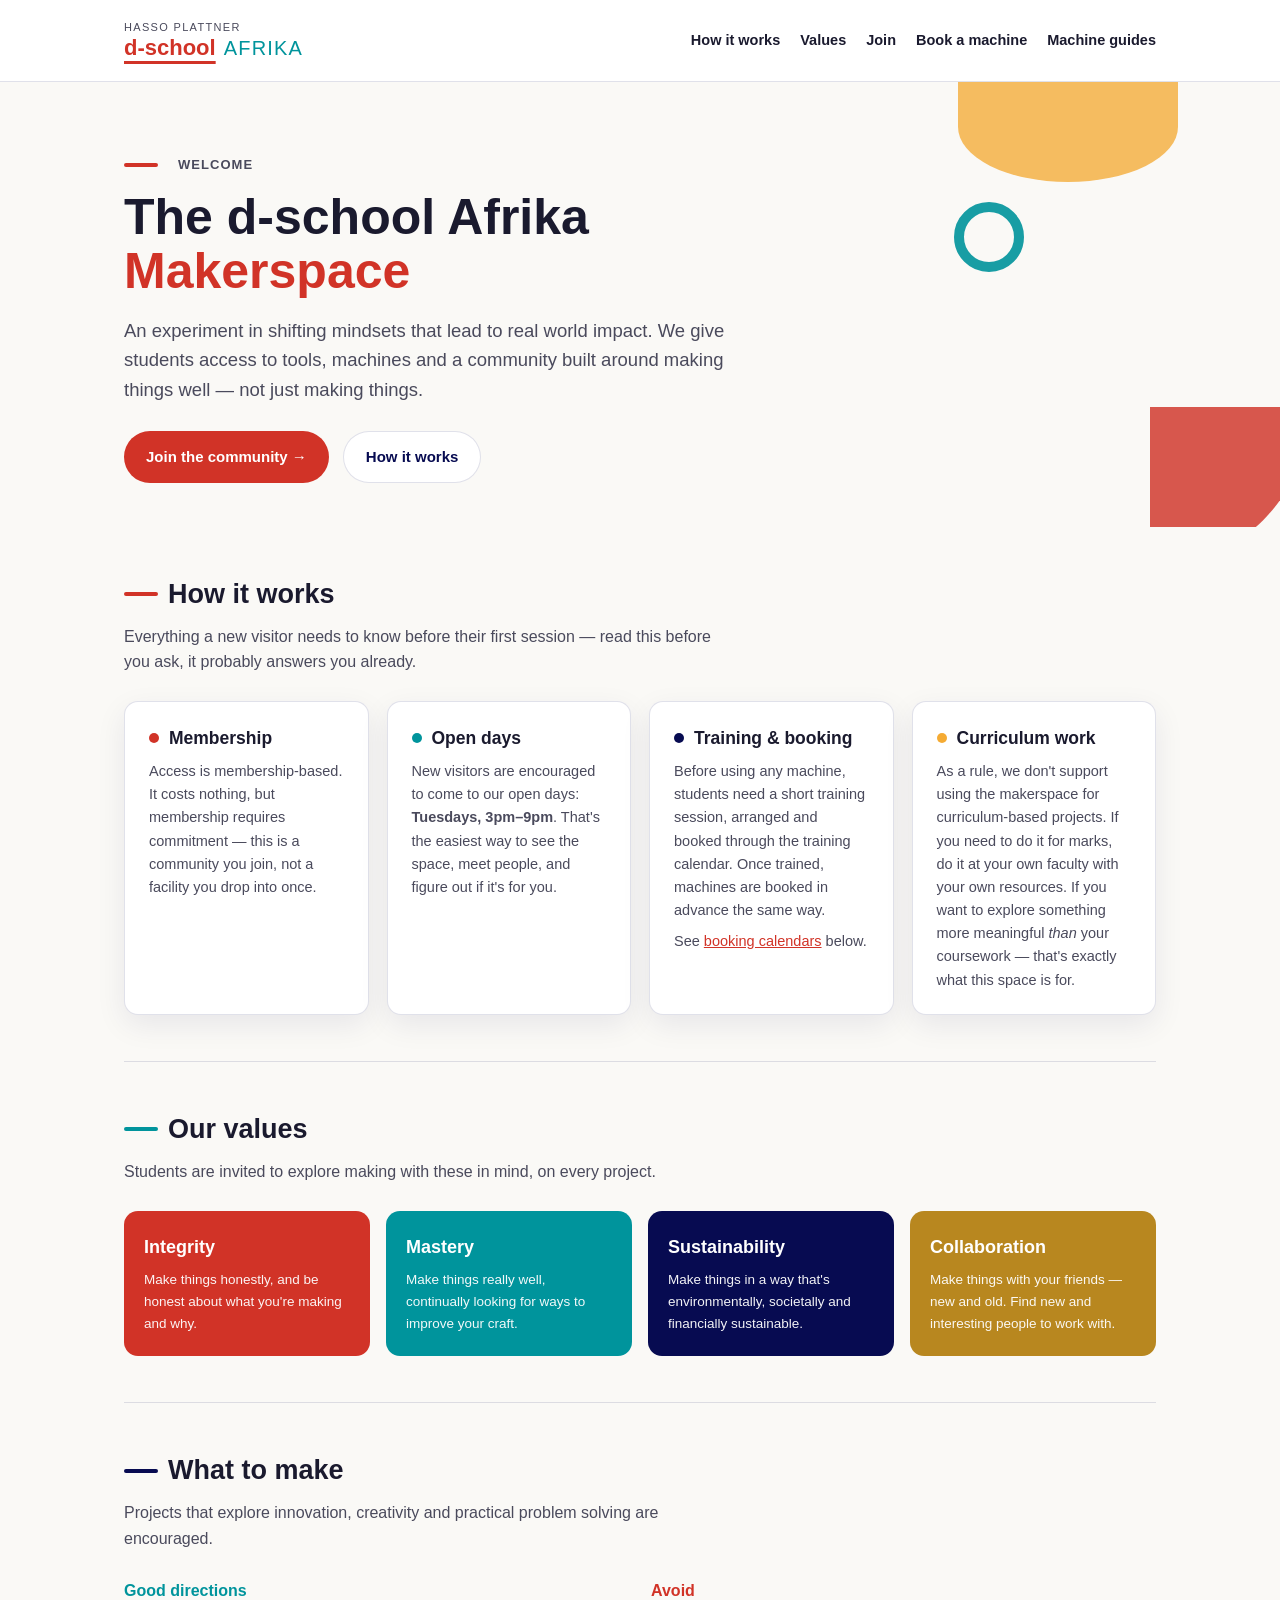
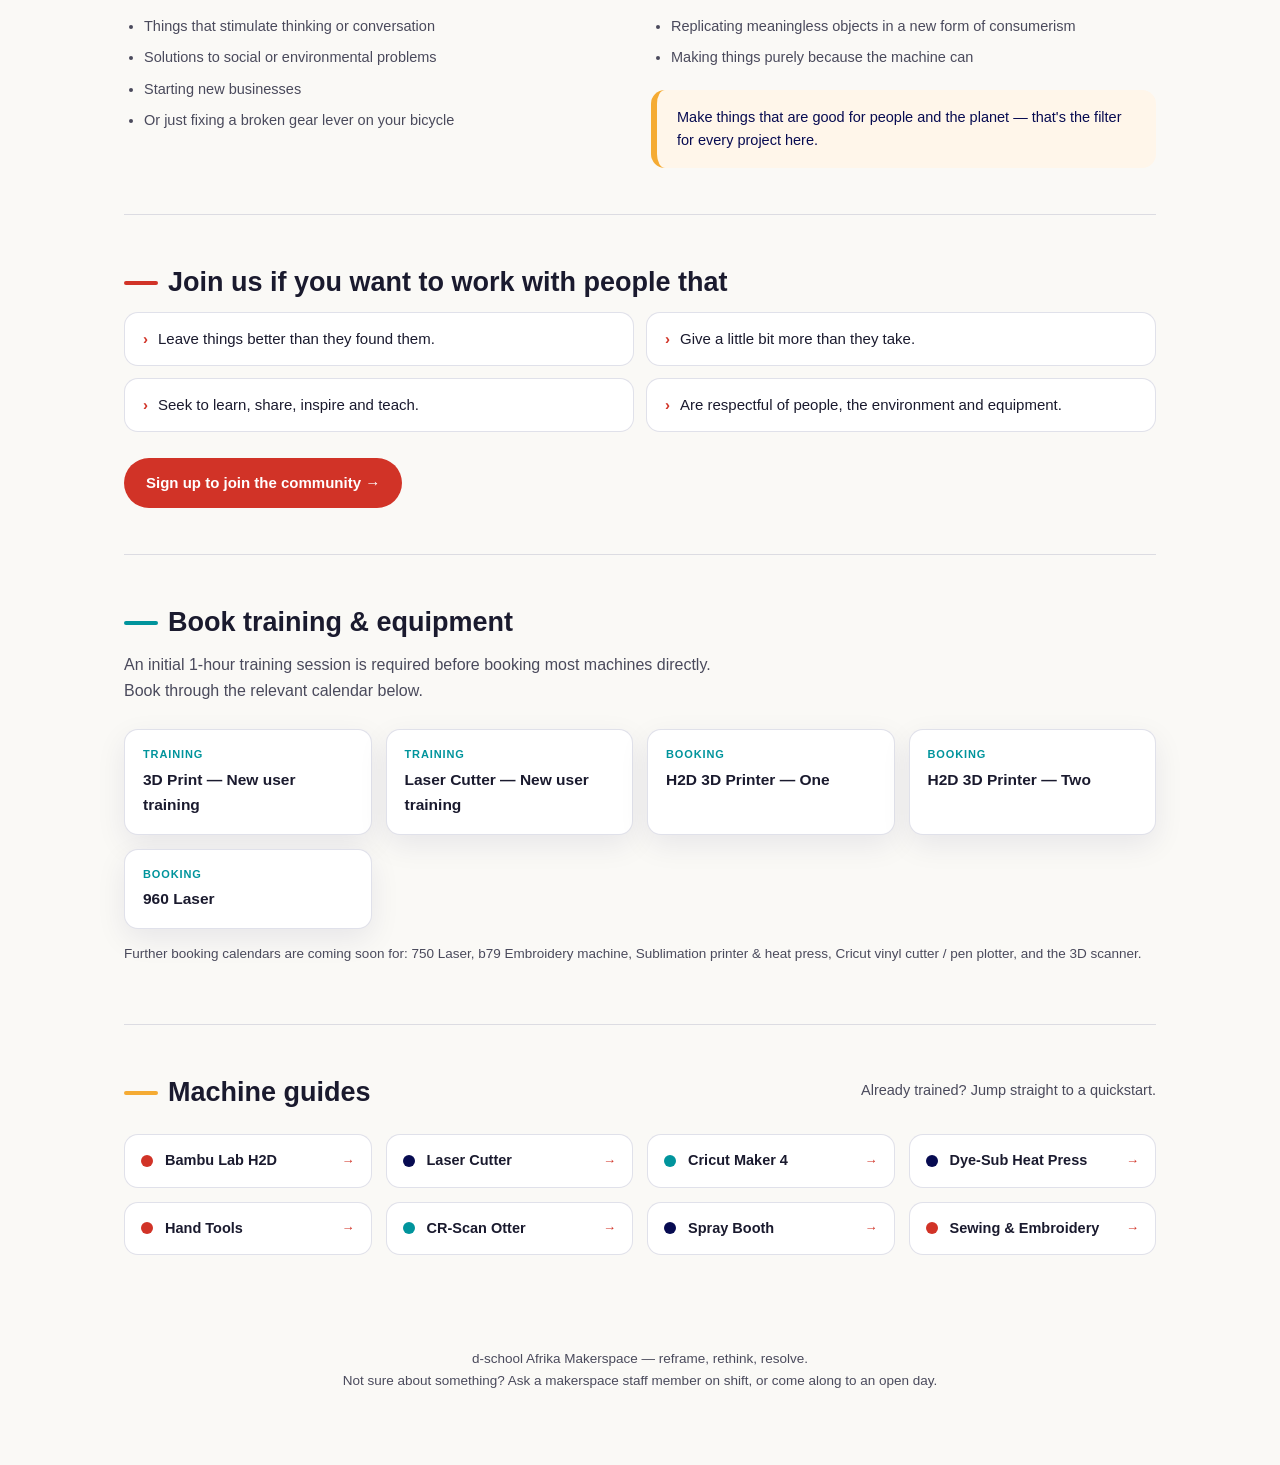
<file: index.html>
<!DOCTYPE html>
<html lang="en">
<head>
<meta charset="UTF-8">
<meta name="viewport" content="width=device-width, initial-scale=1.0">
<title>d-school Afrika Makerspace</title>
<meta name="description" content="How the d-school Afrika makerspace works: membership, open days, training, values, and machine guides.">
<style>
:root {
  --red: #d13327;
  --teal: #00949c;
  --yellow: #f5ab33;
  --navy: #070b51;
  --paper: #faf9f6;
  --ink: #1a1a2e;
  --ink-soft: #4a4a5c;
  --line: rgba(7, 11, 81, 0.12);
  --radius: 14px;
  --font-display: "Avenir Next", Avenir, "Century Gothic", "Helvetica Neue", Helvetica, Arial, sans-serif;
  --font-body: "Avenir Next", Avenir, "Helvetica Neue", Helvetica, Arial, sans-serif;
  --shadow: 0 10px 30px rgba(7, 11, 81, 0.08);
}
* { box-sizing: border-box; }
html { scroll-behavior: smooth; }
body { margin:0; background:var(--paper); color:var(--ink); font-family:var(--font-body); line-height:1.6; -webkit-font-smoothing:antialiased; }
a { color: var(--red); }
img, svg { max-width:100%; display:block; }
.wrap { max-width: 1080px; margin: 0 auto; padding: 0 24px; }

.site-header { padding: 22px 0; border-bottom: 1px solid var(--line); background: #fff; }
.site-header .wrap { display:flex; align-items:center; justify-content:space-between; gap:16px; flex-wrap:wrap; }
.brand-lockup { display:flex; flex-direction:column; line-height:1; text-decoration:none; }
.brand-lockup .eyebrow { font-size:11px; letter-spacing:.12em; text-transform:uppercase; color:var(--ink-soft); margin-bottom:4px; }
.brand-lockup .wordmark { display:flex; align-items:baseline; gap:8px; font-family:var(--font-display); }
.brand-lockup .wordmark .d-school { font-weight:800; color:var(--red); text-decoration:underline; text-decoration-color:var(--red); text-decoration-thickness:3px; text-underline-offset:6px; font-size:22px; }
.brand-lockup .wordmark .afrika { font-weight:500; color:var(--teal); letter-spacing:.06em; font-size:20px; }
.site-nav { display:flex; gap:20px; flex-wrap:wrap; }
.site-nav a { color:var(--ink); text-decoration:none; font-weight:600; font-size:14.5px; }
.site-nav a:hover { color:var(--red); }

.dash { display:inline-block; width:34px; height:4px; border-radius:2px; background:var(--red); margin-right:10px; vertical-align:middle; flex-shrink:0; }
.dash.teal{background:var(--teal);} .dash.yellow{background:var(--yellow);} .dash.navy{background:var(--navy);}
.eyebrow-dash { display:flex; align-items:center; gap:10px; font-size:13px; font-weight:700; letter-spacing:.08em; text-transform:uppercase; color:var(--ink-soft); margin-bottom:14px; }

.hero { padding:60px 0 44px; position:relative; overflow:hidden; }
.hero .wrap { position:relative; z-index:2; }
.hero h1 { font-family:var(--font-display); font-size:clamp(32px,4.6vw,50px); line-height:1.08; margin:0 0 18px; max-width:20ch; }
.hero h1 .accent { color:var(--red); }
.hero p.lede { font-size:18.5px; color:var(--ink-soft); max-width:62ch; margin:0 0 26px; }
.shape-field { position:absolute; inset:0; z-index:1; pointer-events:none; opacity:.9; }
.shape { position:absolute; } .shape.circle{border-radius:50%;} .shape.quarter-tl{border-radius:100% 0 0 0;} .shape.quarter-br{border-radius:0 0 100% 0;} .shape.half-bottom{border-radius:0 0 100% 100%;}

.cta-row { display:flex; gap:14px; flex-wrap:wrap; }
.btn { display:inline-flex; align-items:center; gap:8px; font-weight:700; font-size:15px; padding:13px 22px; border-radius:999px; text-decoration:none; }
.btn-primary { background:var(--red); color:#fff; }
.btn-primary:hover { background:#b32a20; }
.btn-secondary { background:#fff; color:var(--navy); border:1.5px solid var(--line); }
.btn-secondary:hover { border-color: var(--navy); }

section.block { padding:46px 0; border-bottom:1px solid var(--line); }
section.block:last-of-type { border-bottom:none; }
section.block h2 { font-family:var(--font-display); font-size:27px; margin:0 0 8px; display:flex; align-items:center; }
section.block .sub { color:var(--ink-soft); font-size:16px; margin:0 0 26px; max-width:66ch; }

/* how it works cards */
.info-grid { display:grid; grid-template-columns:repeat(auto-fit,minmax(240px,1fr)); gap:18px; }
.info-card { background:#fff; border:1px solid var(--line); border-radius:var(--radius); padding:22px 24px; box-shadow:var(--shadow); }
.info-card h3 { font-family:var(--font-display); font-size:17.5px; margin:0 0 8px; display:flex; align-items:center; gap:10px; }
.info-card h3 .chip { width:10px; height:10px; border-radius:50%; flex-shrink:0; }
.info-card p { margin:0; font-size:14.5px; color:var(--ink-soft); }
.info-card p + p { margin-top:8px; }

/* values */
.values-grid { display:grid; grid-template-columns:repeat(auto-fit,minmax(200px,1fr)); gap:16px; }
.value-card { border-radius:var(--radius); padding:22px 20px; color:#fff; }
.value-card h3 { font-family:var(--font-display); font-size:18px; margin:0 0 8px; }
.value-card p { margin:0; font-size:13.5px; opacity:.95; }

/* make / dont */
.make-columns { display:grid; grid-template-columns:1fr 1fr; gap:22px; }
@media (max-width:720px){ .make-columns{ grid-template-columns:1fr; } .join-list{grid-template-columns:1fr !important;} .cal-grid{grid-template-columns:1fr !important;} }
.make-col h3 { font-family:var(--font-display); font-size:16px; margin:0 0 12px; }
.make-col ul { margin:0; padding-left:20px; }
.make-col li { margin-bottom:8px; font-size:14.5px; color:var(--ink-soft); }
.caution { margin-top:20px; background:#fff6ea; border-left:6px solid var(--yellow); border-radius:var(--radius); padding:16px 20px; font-size:14.5px; color:var(--navy); }

/* join list */
.join-list { list-style:none; margin:0 0 26px; padding:0; display:grid; grid-template-columns:1fr 1fr; gap:12px; }
.join-list li { background:#fff; border:1px solid var(--line); border-radius:var(--radius); padding:14px 18px; font-size:15px; display:flex; gap:10px; }
.join-list li b { color:var(--red); }

/* calendars */
.cal-grid { display:grid; grid-template-columns:repeat(auto-fit,minmax(240px,1fr)); gap:14px; }
.cal-card { display:block; background:#fff; border:1px solid var(--line); border-radius:var(--radius); padding:16px 18px; text-decoration:none; color:var(--ink); box-shadow:var(--shadow); }
.cal-card:hover { transform:translateY(-2px); }
.cal-card .tag { font-size:11px; font-weight:800; letter-spacing:.08em; text-transform:uppercase; color:var(--teal); display:block; margin-bottom:4px; }
.cal-card h4 { margin:0; font-size:15.5px; font-family:var(--font-display); }
.cal-note { font-size:13.5px; color:var(--ink-soft); margin-top:14px; }

/* machines (lower priority section) */
.machines-header { display:flex; align-items:baseline; justify-content:space-between; flex-wrap:wrap; gap:10px; margin-bottom:20px; }
.machines-header p { margin:0; color:var(--ink-soft); font-size:14.5px; }
.grid-machines { display:grid; grid-template-columns:repeat(auto-fit,minmax(200px,1fr)); gap:14px; }
.mcard { display:flex; align-items:center; gap:12px; background:#fff; border:1px solid var(--line); border-radius:var(--radius); padding:14px 16px; text-decoration:none; color:var(--ink); font-size:14.5px; font-weight:600; }
.mcard .dot { width:12px; height:12px; border-radius:50%; flex-shrink:0; }
.mcard .go { margin-left:auto; color:var(--red); font-weight:700; font-size:13px; }

.site-footer { padding:34px 0 60px; text-align:center; color:var(--ink-soft); font-size:13.5px; }
.site-footer a { color: var(--ink-soft); }
</style>
</head>
<body>

<header class="site-header">
  <div class="wrap">
    <a href="#top" class="brand-lockup">
      <span class="eyebrow">Hasso Plattner</span>
      <span class="wordmark"><span class="d-school">d-school</span><span class="afrika">AFRIKA</span></span>
    </a>
    <nav class="site-nav">
      <a href="#how-it-works">How it works</a>
      <a href="#values">Values</a>
      <a href="#join">Join</a>
      <a href="#booking">Book a machine</a>
      <a href="#machines">Machine guides</a>
    </nav>
  </div>
</header>

<section class="hero" id="top">
  <div class="shape-field" aria-hidden="true">
    <div class="shape half-bottom" style="width:220px;height:110px;background:var(--yellow);top:-10px;right:8%;opacity:.85;"></div>
    <div class="shape circle" style="width:70px;height:70px;border:10px solid var(--teal);top:120px;right:20%;"></div>
    <div class="shape quarter-br" style="width:160px;height:160px;background:var(--red);bottom:-40px;right:-30px;opacity:.9;"></div>
  </div>
  <div class="wrap">
    <p class="eyebrow-dash"><span class="dash"></span>Welcome</p>
    <h1>The d-school Afrika <span class="accent">Makerspace</span></h1>
    <p class="lede">An experiment in shifting mindsets that lead to real world impact. We give students access to tools, machines and a community built around making things well — not just making things.</p>
    <div class="cta-row">
      <a class="btn btn-primary" href="https://forms.gle/saDMHvDxKGEo3y9j7" target="_blank" rel="noopener">Join the community →</a>
      <a class="btn btn-secondary" href="#how-it-works">How it works</a>
    </div>
  </div>
</section>

<div class="wrap">

  <section class="block" id="how-it-works">
    <h2><span class="dash"></span>How it works</h2>
    <p class="sub">Everything a new visitor needs to know before their first session — read this before you ask, it probably answers you already.</p>
    <div class="info-grid">
      <div class="info-card">
        <h3><span class="chip" style="background:var(--red);"></span>Membership</h3>
        <p>Access is membership-based. It costs nothing, but membership requires commitment — this is a community you join, not a facility you drop into once.</p>
      </div>
      <div class="info-card">
        <h3><span class="chip" style="background:var(--teal);"></span>Open days</h3>
        <p>New visitors are encouraged to come to our open days: <strong>Tuesdays, 3pm–9pm</strong>. That's the easiest way to see the space, meet people, and figure out if it's for you.</p>
      </div>
      <div class="info-card">
        <h3><span class="chip" style="background:var(--navy);"></span>Training &amp; booking</h3>
        <p>Before using any machine, students need a short training session, arranged and booked through the training calendar. Once trained, machines are booked in advance the same way.</p>
        <p>See <a href="#booking">booking calendars</a> below.</p>
      </div>
      <div class="info-card">
        <h3><span class="chip" style="background:var(--yellow);"></span>Curriculum work</h3>
        <p>As a rule, we don't support using the makerspace for curriculum-based projects. If you need to do it for marks, do it at your own faculty with your own resources. If you want to explore something more meaningful <em>than</em> your coursework — that's exactly what this space is for.</p>
      </div>
    </div>
  </section>

  <section class="block" id="values">
    <h2><span class="dash teal"></span>Our values</h2>
    <p class="sub">Students are invited to explore making with these in mind, on every project.</p>
    <div class="values-grid">
      <div class="value-card" style="background:var(--red);">
        <h3>Integrity</h3>
        <p>Make things honestly, and be honest about what you're making and why.</p>
      </div>
      <div class="value-card" style="background:var(--teal);">
        <h3>Mastery</h3>
        <p>Make things really well, continually looking for ways to improve your craft.</p>
      </div>
      <div class="value-card" style="background:var(--navy);">
        <h3>Sustainability</h3>
        <p>Make things in a way that's environmentally, societally and financially sustainable.</p>
      </div>
      <div class="value-card" style="background:#b8871f;">
        <h3>Collaboration</h3>
        <p>Make things with your friends — new and old. Find new and interesting people to work with.</p>
      </div>
    </div>
  </section>

  <section class="block">
    <h2><span class="dash navy"></span>What to make</h2>
    <p class="sub">Projects that explore innovation, creativity and practical problem solving are encouraged.</p>
    <div class="make-columns">
      <div class="make-col">
        <h3 style="color:var(--teal);">Good directions</h3>
        <ul>
          <li>Things that stimulate thinking or conversation</li>
          <li>Solutions to social or environmental problems</li>
          <li>Starting new businesses</li>
          <li>Or just fixing a broken gear lever on your bicycle</li>
        </ul>
      </div>
      <div class="make-col">
        <h3 style="color:var(--red);">Avoid</h3>
        <ul>
          <li>Replicating meaningless objects in a new form of consumerism</li>
          <li>Making things purely because the machine can</li>
        </ul>
        <div class="caution">Make things that are good for people and the planet — that's the filter for every project here.</div>
      </div>
    </div>
  </section>

  <section class="block" id="join">
    <h2><span class="dash"></span>Join us if you want to work with people that</h2>
    <ul class="join-list">
      <li><b>›</b> Leave things better than they found them.</li>
      <li><b>›</b> Give a little bit more than they take.</li>
      <li><b>›</b> Seek to learn, share, inspire and teach.</li>
      <li><b>›</b> Are respectful of people, the environment and equipment.</li>
    </ul>
    <a class="btn btn-primary" href="https://forms.gle/saDMHvDxKGEo3y9j7" target="_blank" rel="noopener">Sign up to join the community →</a>
  </section>

  <section class="block" id="booking">
    <h2><span class="dash teal"></span>Book training &amp; equipment</h2>
    <p class="sub">An initial 1-hour training session is required before booking most machines directly. Book through the relevant calendar below.</p>
    <div class="cal-grid">
      <a class="cal-card" href="https://calendar.app.google/6X8sGe6Pa5NUZt3r6" target="_blank" rel="noopener">
        <span class="tag">Training</span><h4>3D Print — New user training</h4>
      </a>
      <a class="cal-card" href="https://calendar.app.google/QhijJFXhAAEBCzup6" target="_blank" rel="noopener">
        <span class="tag">Training</span><h4>Laser Cutter — New user training</h4>
      </a>
      <a class="cal-card" href="https://calendar.app.google/2krJqBTCWpR7m5F66" target="_blank" rel="noopener">
        <span class="tag">Booking</span><h4>H2D 3D Printer — One</h4>
      </a>
      <a class="cal-card" href="https://calendar.app.google/CoAVNzptr5nAMKRd7" target="_blank" rel="noopener">
        <span class="tag">Booking</span><h4>H2D 3D Printer — Two</h4>
      </a>
      <a class="cal-card" href="https://calendar.app.google/3LjBFfnnd5HS4XgU7" target="_blank" rel="noopener">
        <span class="tag">Booking</span><h4>960 Laser</h4>
      </a>
    </div>
    <p class="cal-note">Further booking calendars are coming soon for: 750 Laser, b79 Embroidery machine, Sublimation printer &amp; heat press, Cricut vinyl cutter / pen plotter, and the 3D scanner.</p>
  </section>

  <section class="block" id="machines">
    <div class="machines-header">
      <h2 style="margin:0;"><span class="dash yellow"></span>Machine guides</h2>
      <p>Already trained? Jump straight to a quickstart.</p>
    </div>
    <div class="grid-machines">
      <a class="mcard" href="h2d-printer/"><span class="dot" style="background:var(--red);"></span>Bambu Lab H2D<span class="go">→</span></a>
      <a class="mcard" href="laser-cutter/"><span class="dot" style="background:var(--navy);"></span>Laser Cutter<span class="go">→</span></a>
      <a class="mcard" href="cricut-maker/"><span class="dot" style="background:var(--teal);"></span>Cricut Maker 4<span class="go">→</span></a>
      <a class="mcard" href="heat-press/"><span class="dot" style="background:var(--navy);"></span>Dye-Sub Heat Press<span class="go">→</span></a>
      <a class="mcard" href="hand-tools/"><span class="dot" style="background:var(--red);"></span>Hand Tools<span class="go">→</span></a>
      <a class="mcard" href="3d-scanner/"><span class="dot" style="background:var(--teal);"></span>CR-Scan Otter<span class="go">→</span></a>
      <a class="mcard" href="spray-booth/"><span class="dot" style="background:var(--navy);"></span>Spray Booth<span class="go">→</span></a>
      <a class="mcard" href="sewing-embroidery/"><span class="dot" style="background:var(--red);"></span>Sewing &amp; Embroidery<span class="go">→</span></a>
    </div>
  </section>

</div>

<footer class="site-footer">
  <div class="wrap">
    <p>d-school Afrika Makerspace — reframe, rethink, resolve.<br>
    Not sure about something? Ask a makerspace staff member on shift, or come along to an open day.</p>
  </div>
</footer>

</body>
</html>
</file>
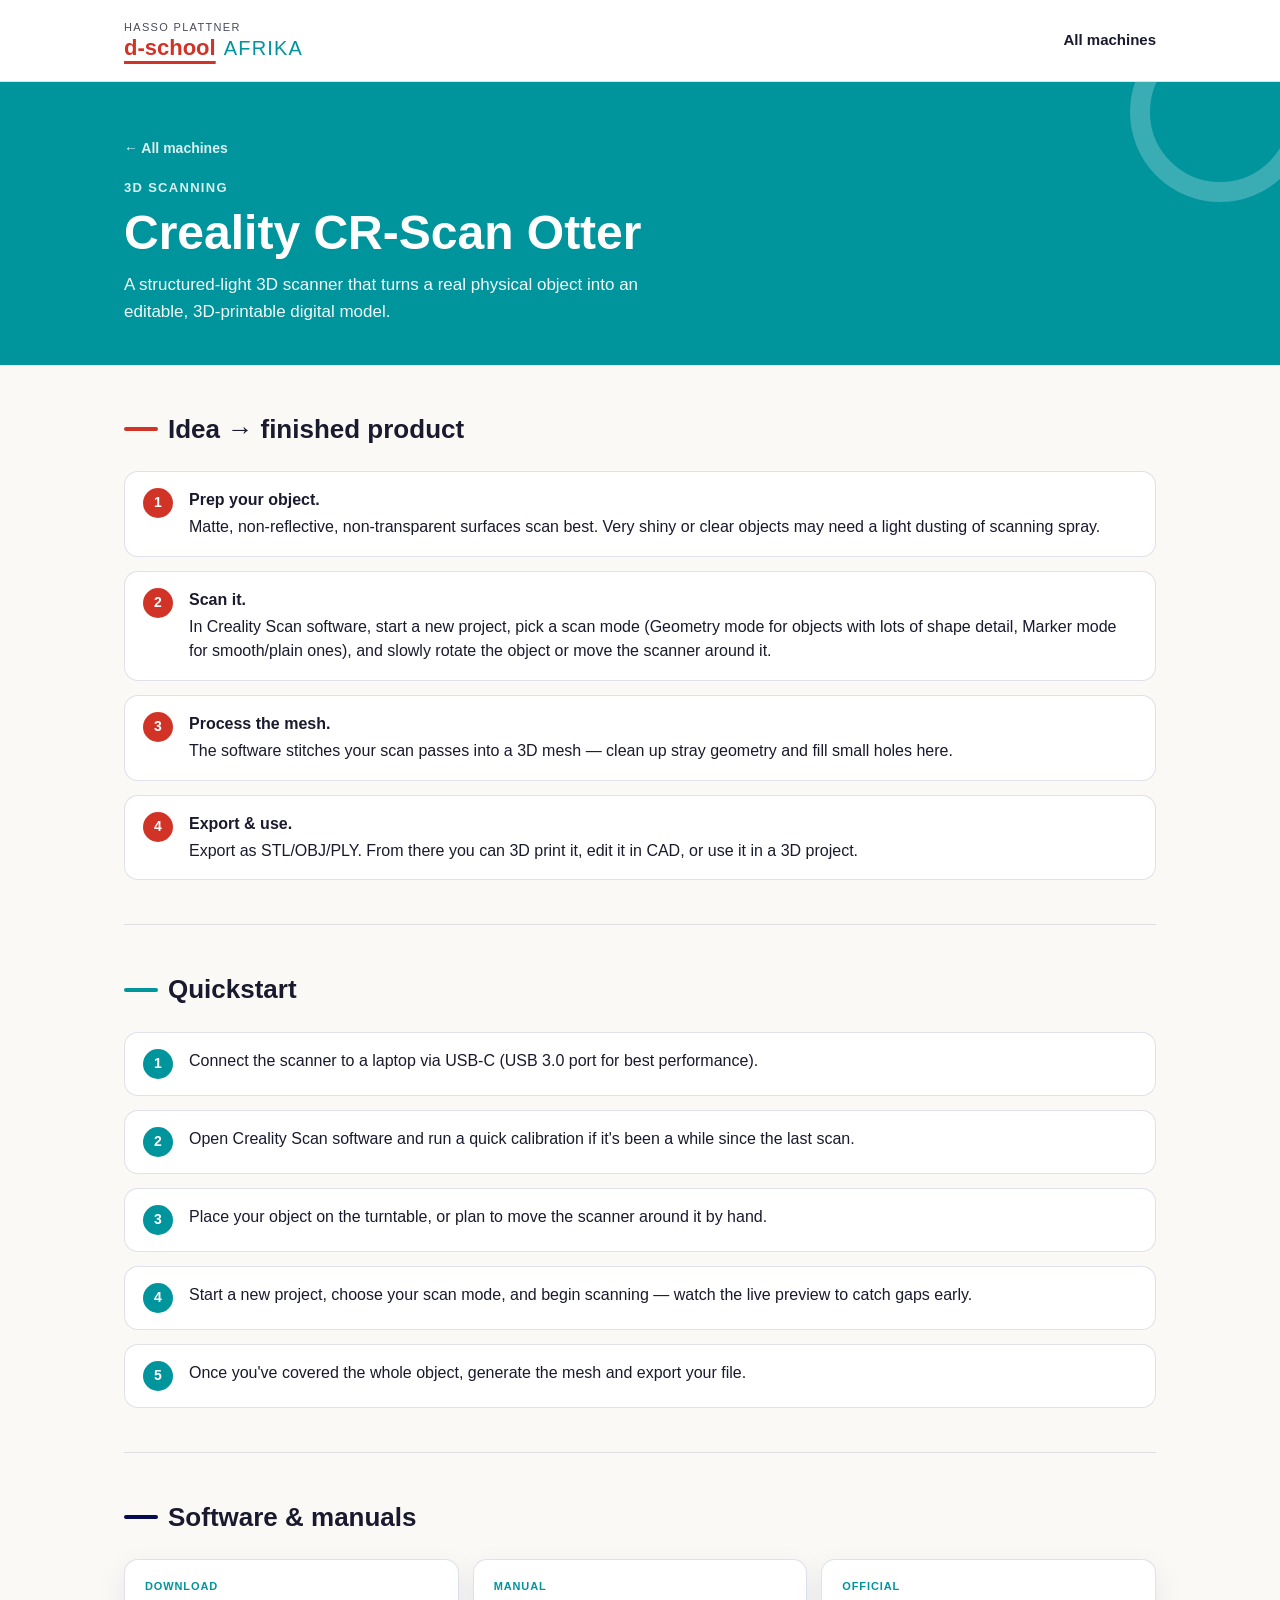
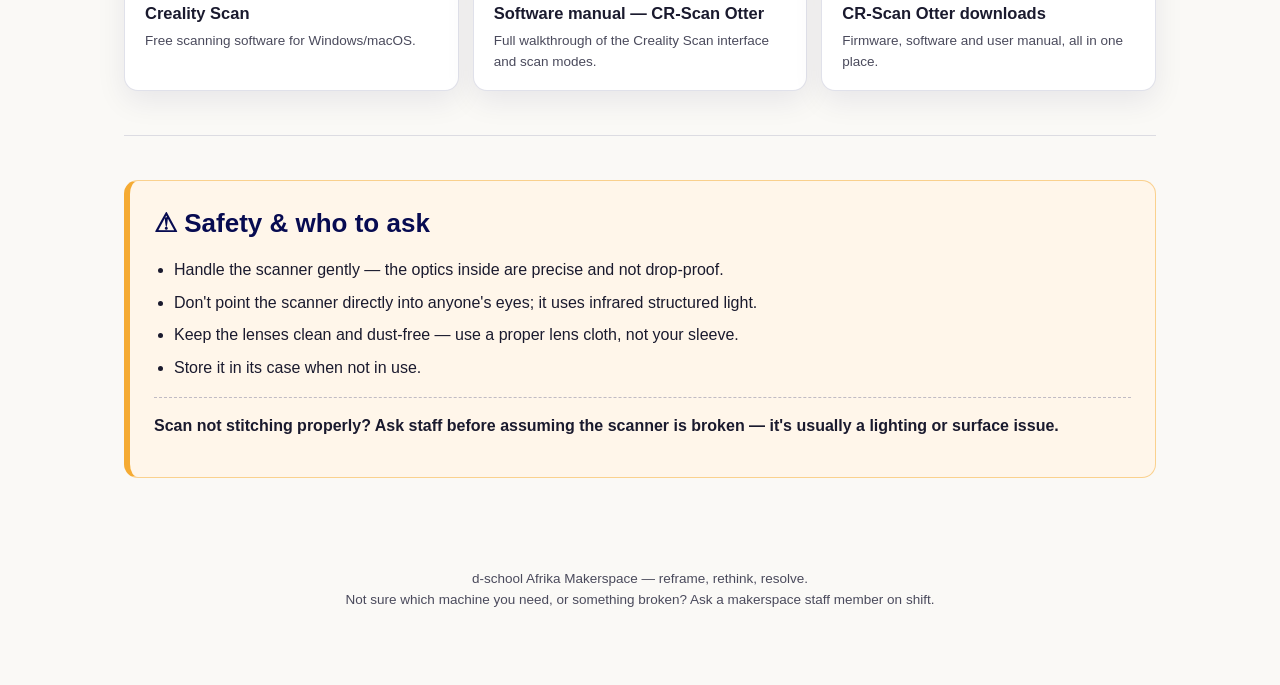
<file: 3d-scanner/index.html>
<!DOCTYPE html>
<html lang="en">
<head>
<meta charset="UTF-8">
<meta name="viewport" content="width=device-width, initial-scale=1.0">
<title>Creality CR-Scan Otter — Makerspace Guides</title>
<meta name="description" content="Quickstart, software links and safety notes for the Creality CR-Scan Otter 3D scanner.">
<link rel="stylesheet" href="../assets/style.css">
</head>
<body>

<header class="site-header">
  <div class="wrap">
    <a href="../index.html" class="brand-lockup">
      <span class="eyebrow">Hasso Plattner</span>
      <span class="wordmark"><span class="d-school">d-school</span><span class="afrika">AFRIKA</span></span>
    </a>
    <nav class="site-nav"><a href="../index.html#machines">All machines</a></nav>
  </div>
</header>

<div class="machine-hero" style="background:var(--teal);">
  <div class="shape-field" aria-hidden="true">
    <div class="shape circle" style="width:180px;height:180px;border:20px solid rgba(255,255,255,.25);top:-60px;right:-30px;"></div>
  </div>
  <div class="wrap">
    <a class="back-link" href="../index.html">← All machines</a>
    <p class="kicker">3D Scanning</p>
    <h1>Creality CR-Scan Otter</h1>
    <p>A structured-light 3D scanner that turns a real physical object into an editable, 3D-printable digital model.</p>
  </div>
</div>

<div class="wrap">
  <section class="block">
    <h2><span class="dash"></span>Idea → finished product</h2>
    <ol class="steps">
      <li><span class="num">1</span><p><strong>Prep your object.</strong> Matte, non-reflective, non-transparent surfaces scan best. Very shiny or clear objects may need a light dusting of scanning spray.</p></li>
      <li><span class="num">2</span><p><strong>Scan it.</strong> In Creality Scan software, start a new project, pick a scan mode (Geometry mode for objects with lots of shape detail, Marker mode for smooth/plain ones), and slowly rotate the object or move the scanner around it.</p></li>
      <li><span class="num">3</span><p><strong>Process the mesh.</strong> The software stitches your scan passes into a 3D mesh — clean up stray geometry and fill small holes here.</p></li>
      <li><span class="num">4</span><p><strong>Export &amp; use.</strong> Export as STL/OBJ/PLY. From there you can 3D print it, edit it in CAD, or use it in a 3D project.</p></li>
    </ol>
  </section>

  <section class="block">
    <h2><span class="dash teal"></span>Quickstart</h2>
    <ul class="steps teal">
      <li><span class="num">1</span><p>Connect the scanner to a laptop via USB-C (USB 3.0 port for best performance).</p></li>
      <li><span class="num">2</span><p>Open Creality Scan software and run a quick calibration if it's been a while since the last scan.</p></li>
      <li><span class="num">3</span><p>Place your object on the turntable, or plan to move the scanner around it by hand.</p></li>
      <li><span class="num">4</span><p>Start a new project, choose your scan mode, and begin scanning — watch the live preview to catch gaps early.</p></li>
      <li><span class="num">5</span><p>Once you've covered the whole object, generate the mesh and export your file.</p></li>
    </ul>
  </section>

  <section class="block">
    <h2><span class="dash navy"></span>Software &amp; manuals</h2>
    <div class="link-grid">
      <a class="link-card" href="https://www.crealitycloud.com/software-firmware/software/creality-scan" target="_blank" rel="noopener">
        <span class="tag">Download</span><h4>Creality Scan</h4><p>Free scanning software for Windows/macOS.</p>
      </a>
      <a class="link-card" href="https://wiki.creality.com/en/3d-scanner/cr-scan-otter/software-manual" target="_blank" rel="noopener">
        <span class="tag">Manual</span><h4>Software manual — CR-Scan Otter</h4><p>Full walkthrough of the Creality Scan interface and scan modes.</p>
      </a>
      <a class="link-card" href="https://www.creality.com/download/creality-cr-scan-otter" target="_blank" rel="noopener">
        <span class="tag">Official</span><h4>CR-Scan Otter downloads</h4><p>Firmware, software and user manual, all in one place.</p>
      </a>
    </div>
  </section>

  <section class="block">
    <div class="safety">
      <h2 style="margin-bottom:14px;">⚠ Safety &amp; who to ask</h2>
      <ul>
        <li>Handle the scanner gently — the optics inside are precise and not drop-proof.</li>
        <li>Don't point the scanner directly into anyone's eyes; it uses infrared structured light.</li>
        <li>Keep the lenses clean and dust-free — use a proper lens cloth, not your sleeve.</li>
        <li>Store it in its case when not in use.</li>
      </ul>
      <p class="ask">Scan not stitching properly? Ask staff before assuming the scanner is broken — it's usually a lighting or surface issue.</p>
    </div>
  </section>
</div>

<footer class="site-footer">
  <div class="wrap">
    <p>d-school Afrika Makerspace — reframe, rethink, resolve.<br>
    Not sure which machine you need, or something broken? Ask a makerspace staff member on shift.</p>
  </div>
</footer>

</body>
</html>
</file>
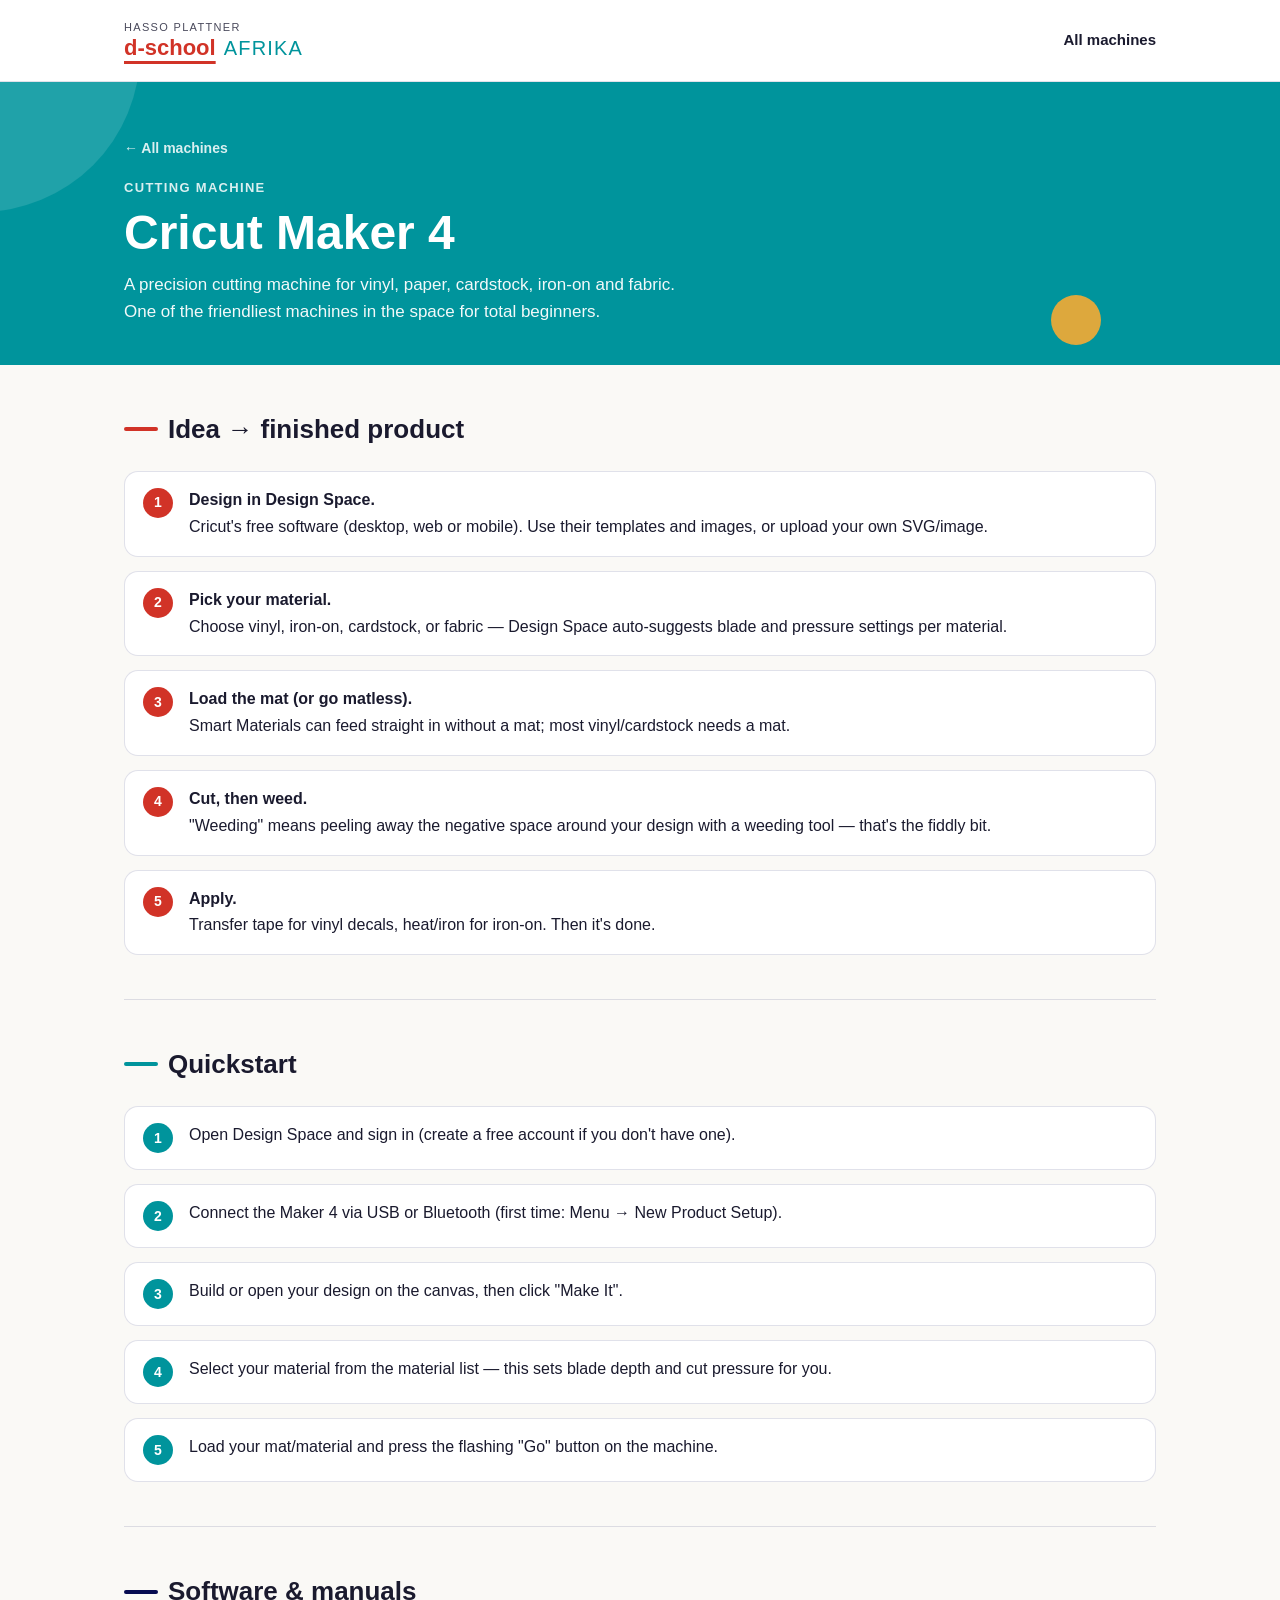
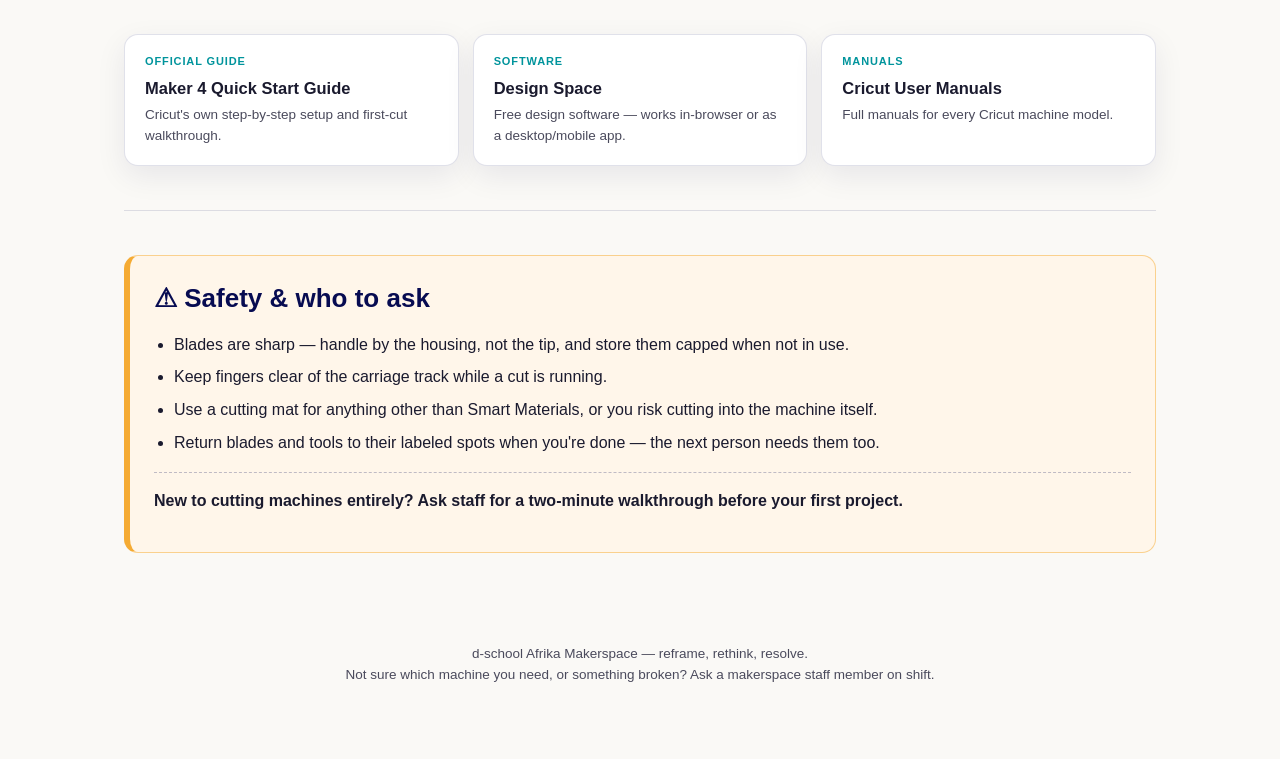
<file: cricut-maker/index.html>
<!DOCTYPE html>
<html lang="en">
<head>
<meta charset="UTF-8">
<meta name="viewport" content="width=device-width, initial-scale=1.0">
<title>Cricut Maker 4 — Makerspace Guides</title>
<meta name="description" content="Quickstart, software links and safety notes for the Cricut Maker 4.">
<link rel="stylesheet" href="../assets/style.css">
</head>
<body>

<header class="site-header">
  <div class="wrap">
    <a href="../index.html" class="brand-lockup">
      <span class="eyebrow">Hasso Plattner</span>
      <span class="wordmark"><span class="d-school">d-school</span><span class="afrika">AFRIKA</span></span>
    </a>
    <nav class="site-nav"><a href="../index.html#machines">All machines</a></nav>
  </div>
</header>

<div class="machine-hero" style="background:var(--teal);">
  <div class="shape-field" aria-hidden="true">
    <div class="shape quarter-br" style="width:160px;height:160px;background:rgba(255,255,255,.14);top:-30px;left:-20px;"></div>
    <div class="shape circle" style="width:50px;height:50px;background:var(--yellow);bottom:20px;right:14%;"></div>
  </div>
  <div class="wrap">
    <a class="back-link" href="../index.html">← All machines</a>
    <p class="kicker">Cutting Machine</p>
    <h1>Cricut Maker 4</h1>
    <p>A precision cutting machine for vinyl, paper, cardstock, iron-on and fabric. One of the friendliest machines in the space for total beginners.</p>
  </div>
</div>

<div class="wrap">
  <section class="block">
    <h2><span class="dash"></span>Idea → finished product</h2>
    <ol class="steps">
      <li><span class="num">1</span><p><strong>Design in Design Space.</strong> Cricut's free software (desktop, web or mobile). Use their templates and images, or upload your own SVG/image.</p></li>
      <li><span class="num">2</span><p><strong>Pick your material.</strong> Choose vinyl, iron-on, cardstock, or fabric — Design Space auto-suggests blade and pressure settings per material.</p></li>
      <li><span class="num">3</span><p><strong>Load the mat (or go matless).</strong> Smart Materials can feed straight in without a mat; most vinyl/cardstock needs a mat.</p></li>
      <li><span class="num">4</span><p><strong>Cut, then weed.</strong> "Weeding" means peeling away the negative space around your design with a weeding tool — that's the fiddly bit.</p></li>
      <li><span class="num">5</span><p><strong>Apply.</strong> Transfer tape for vinyl decals, heat/iron for iron-on. Then it's done.</p></li>
    </ol>
  </section>

  <section class="block">
    <h2><span class="dash teal"></span>Quickstart</h2>
    <ul class="steps teal">
      <li><span class="num">1</span><p>Open Design Space and sign in (create a free account if you don't have one).</p></li>
      <li><span class="num">2</span><p>Connect the Maker 4 via USB or Bluetooth (first time: Menu → New Product Setup).</p></li>
      <li><span class="num">3</span><p>Build or open your design on the canvas, then click "Make It".</p></li>
      <li><span class="num">4</span><p>Select your material from the material list — this sets blade depth and cut pressure for you.</p></li>
      <li><span class="num">5</span><p>Load your mat/material and press the flashing "Go" button on the machine.</p></li>
    </ul>
  </section>

  <section class="block">
    <h2><span class="dash navy"></span>Software &amp; manuals</h2>
    <div class="link-grid">
      <a class="link-card" href="https://help.cricut.com/hc/en-us/articles/28450495457559-Cricut-Maker-4-Quick-Start-Guide" target="_blank" rel="noopener">
        <span class="tag">Official guide</span><h4>Maker 4 Quick Start Guide</h4><p>Cricut's own step-by-step setup and first-cut walkthrough.</p>
      </a>
      <a class="link-card" href="https://design.cricut.com" target="_blank" rel="noopener">
        <span class="tag">Software</span><h4>Design Space</h4><p>Free design software — works in-browser or as a desktop/mobile app.</p>
      </a>
      <a class="link-card" href="https://help.cricut.com/hc/en-us/articles/360055603134-Cricut-User-Manuals" target="_blank" rel="noopener">
        <span class="tag">Manuals</span><h4>Cricut User Manuals</h4><p>Full manuals for every Cricut machine model.</p>
      </a>
    </div>
  </section>

  <section class="block">
    <div class="safety">
      <h2 style="margin-bottom:14px;">⚠ Safety &amp; who to ask</h2>
      <ul>
        <li>Blades are sharp — handle by the housing, not the tip, and store them capped when not in use.</li>
        <li>Keep fingers clear of the carriage track while a cut is running.</li>
        <li>Use a cutting mat for anything other than Smart Materials, or you risk cutting into the machine itself.</li>
        <li>Return blades and tools to their labeled spots when you're done — the next person needs them too.</li>
      </ul>
      <p class="ask">New to cutting machines entirely? Ask staff for a two-minute walkthrough before your first project.</p>
    </div>
  </section>
</div>

<footer class="site-footer">
  <div class="wrap">
    <p>d-school Afrika Makerspace — reframe, rethink, resolve.<br>
    Not sure which machine you need, or something broken? Ask a makerspace staff member on shift.</p>
  </div>
</footer>

</body>
</html>
</file>
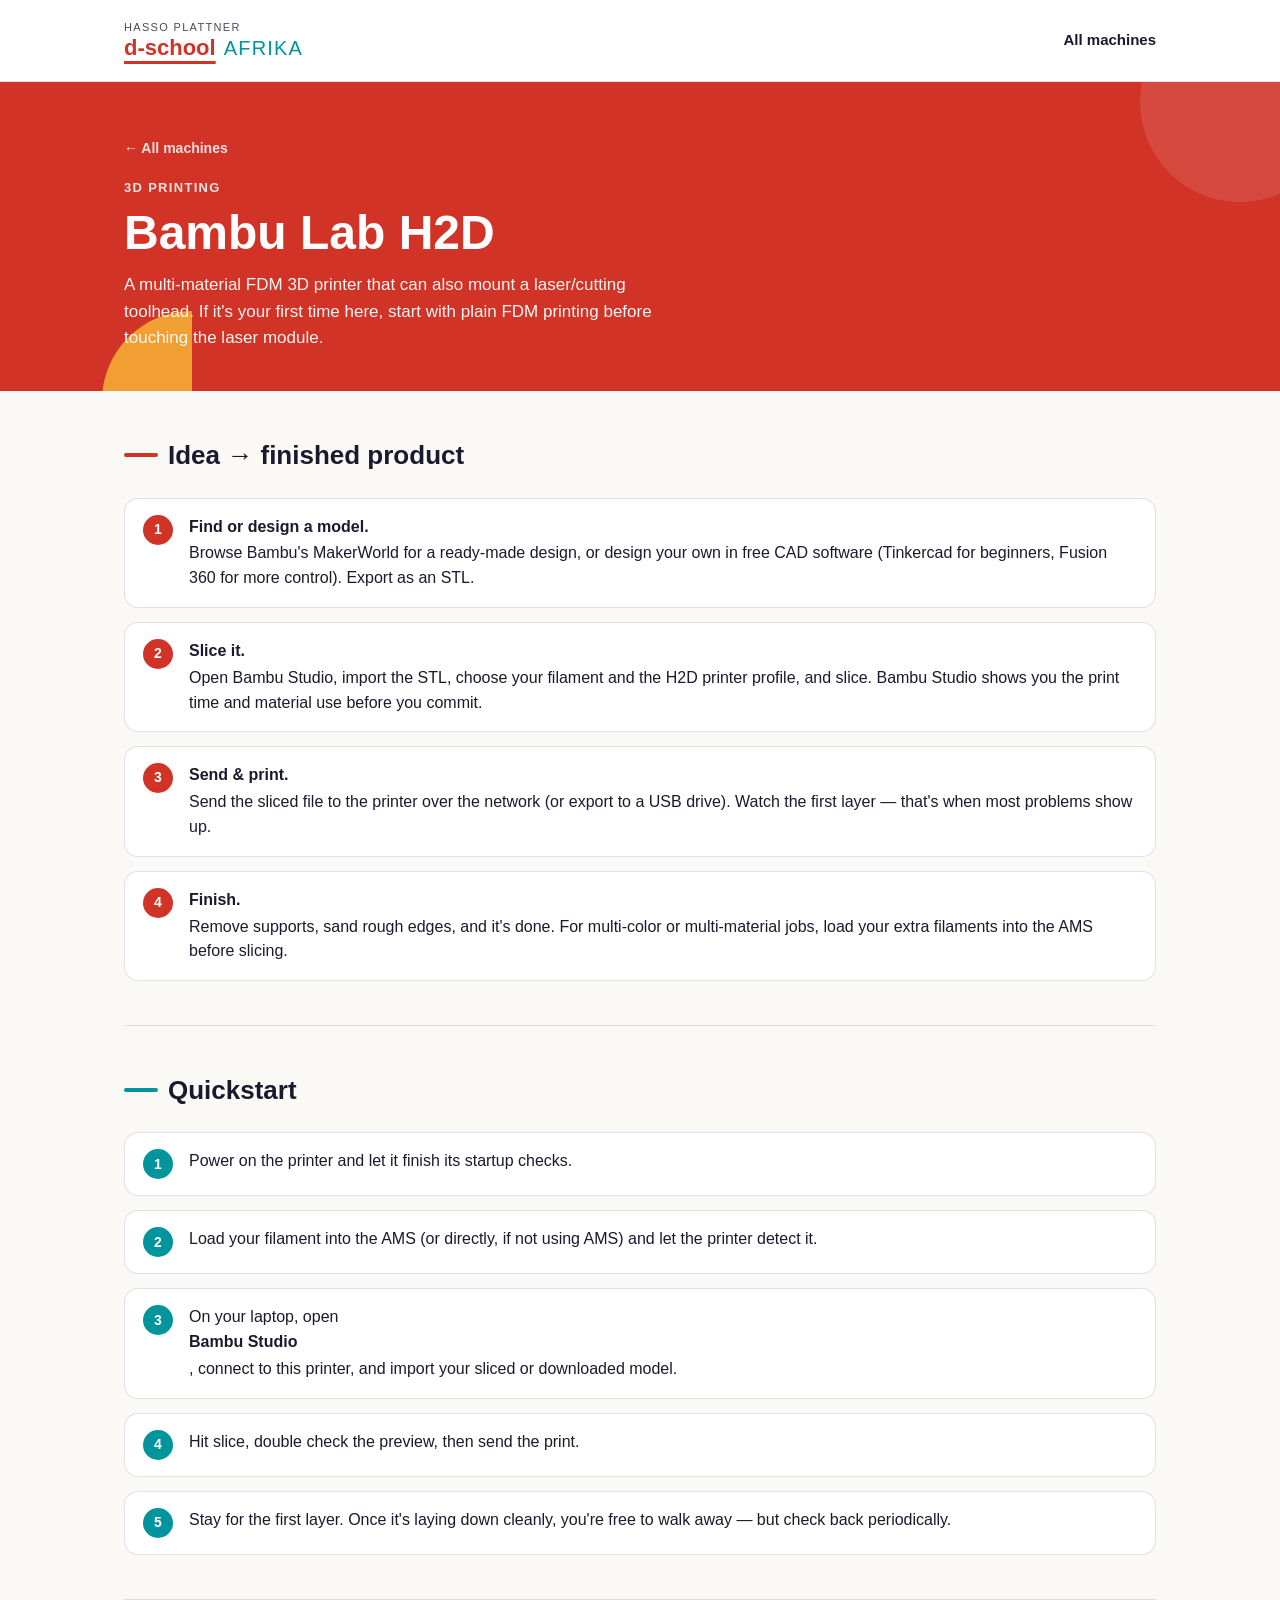
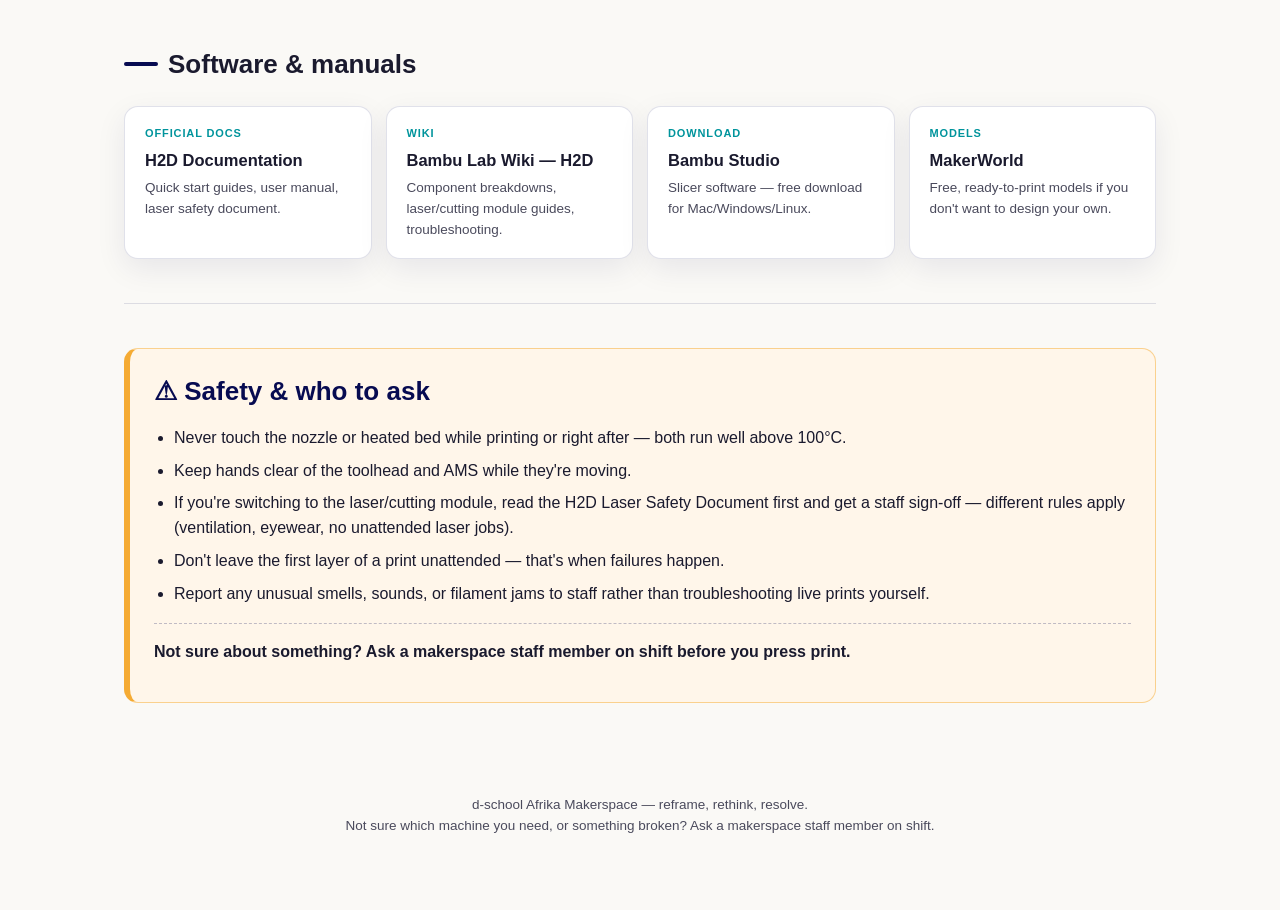
<file: h2d-printer/index.html>
<!DOCTYPE html>
<html lang="en">
<head>
<meta charset="UTF-8">
<meta name="viewport" content="width=device-width, initial-scale=1.0">
<title>Bambu Lab H2D — Makerspace Guides</title>
<meta name="description" content="Quickstart, software links and safety notes for the Bambu Lab H2D 3D printer.">
<link rel="stylesheet" href="../assets/style.css">
</head>
<body>

<header class="site-header">
  <div class="wrap">
    <a href="../index.html" class="brand-lockup">
      <span class="eyebrow">Hasso Plattner</span>
      <span class="wordmark"><span class="d-school">d-school</span><span class="afrika">AFRIKA</span></span>
    </a>
    <nav class="site-nav"><a href="../index.html#machines">All machines</a></nav>
  </div>
</header>

<div class="machine-hero" style="background:var(--red);">
  <div class="shape-field" aria-hidden="true">
    <div class="shape circle" style="width:200px;height:200px;background:rgba(255,255,255,.12);top:-80px;right:-60px;"></div>
    <div class="shape quarter-tl" style="width:90px;height:90px;background:var(--yellow);bottom:-10px;left:8%;"></div>
  </div>
  <div class="wrap">
    <a class="back-link" href="../index.html">← All machines</a>
    <p class="kicker">3D Printing</p>
    <h1>Bambu Lab H2D</h1>
    <p>A multi-material FDM 3D printer that can also mount a laser/cutting toolhead. If it's your first time here, start with plain FDM printing before touching the laser module.</p>
  </div>
</div>

<div class="wrap">
  <section class="block">
    <h2><span class="dash"></span>Idea → finished product</h2>
    <ol class="steps">
      <li><span class="num">1</span><p><strong>Find or design a model.</strong> Browse Bambu's MakerWorld for a ready-made design, or design your own in free CAD software (Tinkercad for beginners, Fusion 360 for more control). Export as an STL.</p></li>
      <li><span class="num">2</span><p><strong>Slice it.</strong> Open Bambu Studio, import the STL, choose your filament and the H2D printer profile, and slice. Bambu Studio shows you the print time and material use before you commit.</p></li>
      <li><span class="num">3</span><p><strong>Send &amp; print.</strong> Send the sliced file to the printer over the network (or export to a USB drive). Watch the first layer — that's when most problems show up.</p></li>
      <li><span class="num">4</span><p><strong>Finish.</strong> Remove supports, sand rough edges, and it's done. For multi-color or multi-material jobs, load your extra filaments into the AMS before slicing.</p></li>
    </ol>
  </section>

  <section class="block">
    <h2><span class="dash teal"></span>Quickstart</h2>
    <ul class="steps teal">
      <li><span class="num">1</span><p>Power on the printer and let it finish its startup checks.</p></li>
      <li><span class="num">2</span><p>Load your filament into the AMS (or directly, if not using AMS) and let the printer detect it.</p></li>
      <li><span class="num">3</span><p>On your laptop, open <strong>Bambu Studio</strong>, connect to this printer, and import your sliced or downloaded model.</p></li>
      <li><span class="num">4</span><p>Hit slice, double check the preview, then send the print.</p></li>
      <li><span class="num">5</span><p>Stay for the first layer. Once it's laying down cleanly, you're free to walk away — but check back periodically.</p></li>
    </ul>
  </section>

  <section class="block">
    <h2><span class="dash navy"></span>Software &amp; manuals</h2>
    <div class="link-grid">
      <a class="link-card" href="https://bambulab.com/en-us/support/documentation/961610223821189120" target="_blank" rel="noopener">
        <span class="tag">Official docs</span><h4>H2D Documentation</h4><p>Quick start guides, user manual, laser safety document.</p>
      </a>
      <a class="link-card" href="https://wiki.bambulab.com/en/h2/manual/h2d-intro" target="_blank" rel="noopener">
        <span class="tag">Wiki</span><h4>Bambu Lab Wiki — H2D</h4><p>Component breakdowns, laser/cutting module guides, troubleshooting.</p>
      </a>
      <a class="link-card" href="https://bambulab.com/en/download" target="_blank" rel="noopener">
        <span class="tag">Download</span><h4>Bambu Studio</h4><p>Slicer software — free download for Mac/Windows/Linux.</p>
      </a>
      <a class="link-card" href="https://bambulab.com/en/makerworld" target="_blank" rel="noopener">
        <span class="tag">Models</span><h4>MakerWorld</h4><p>Free, ready-to-print models if you don't want to design your own.</p>
      </a>
    </div>
  </section>

  <section class="block">
    <div class="safety">
      <h2 style="margin-bottom:14px;">⚠ Safety &amp; who to ask</h2>
      <ul>
        <li>Never touch the nozzle or heated bed while printing or right after — both run well above 100°C.</li>
        <li>Keep hands clear of the toolhead and AMS while they're moving.</li>
        <li>If you're switching to the laser/cutting module, read the H2D Laser Safety Document first and get a staff sign-off — different rules apply (ventilation, eyewear, no unattended laser jobs).</li>
        <li>Don't leave the first layer of a print unattended — that's when failures happen.</li>
        <li>Report any unusual smells, sounds, or filament jams to staff rather than troubleshooting live prints yourself.</li>
      </ul>
      <p class="ask">Not sure about something? Ask a makerspace staff member on shift before you press print.</p>
    </div>
  </section>
</div>

<footer class="site-footer">
  <div class="wrap">
    <p>d-school Afrika Makerspace — reframe, rethink, resolve.<br>
    Not sure which machine you need, or something broken? Ask a makerspace staff member on shift.</p>
  </div>
</footer>

</body>
</html>
</file>
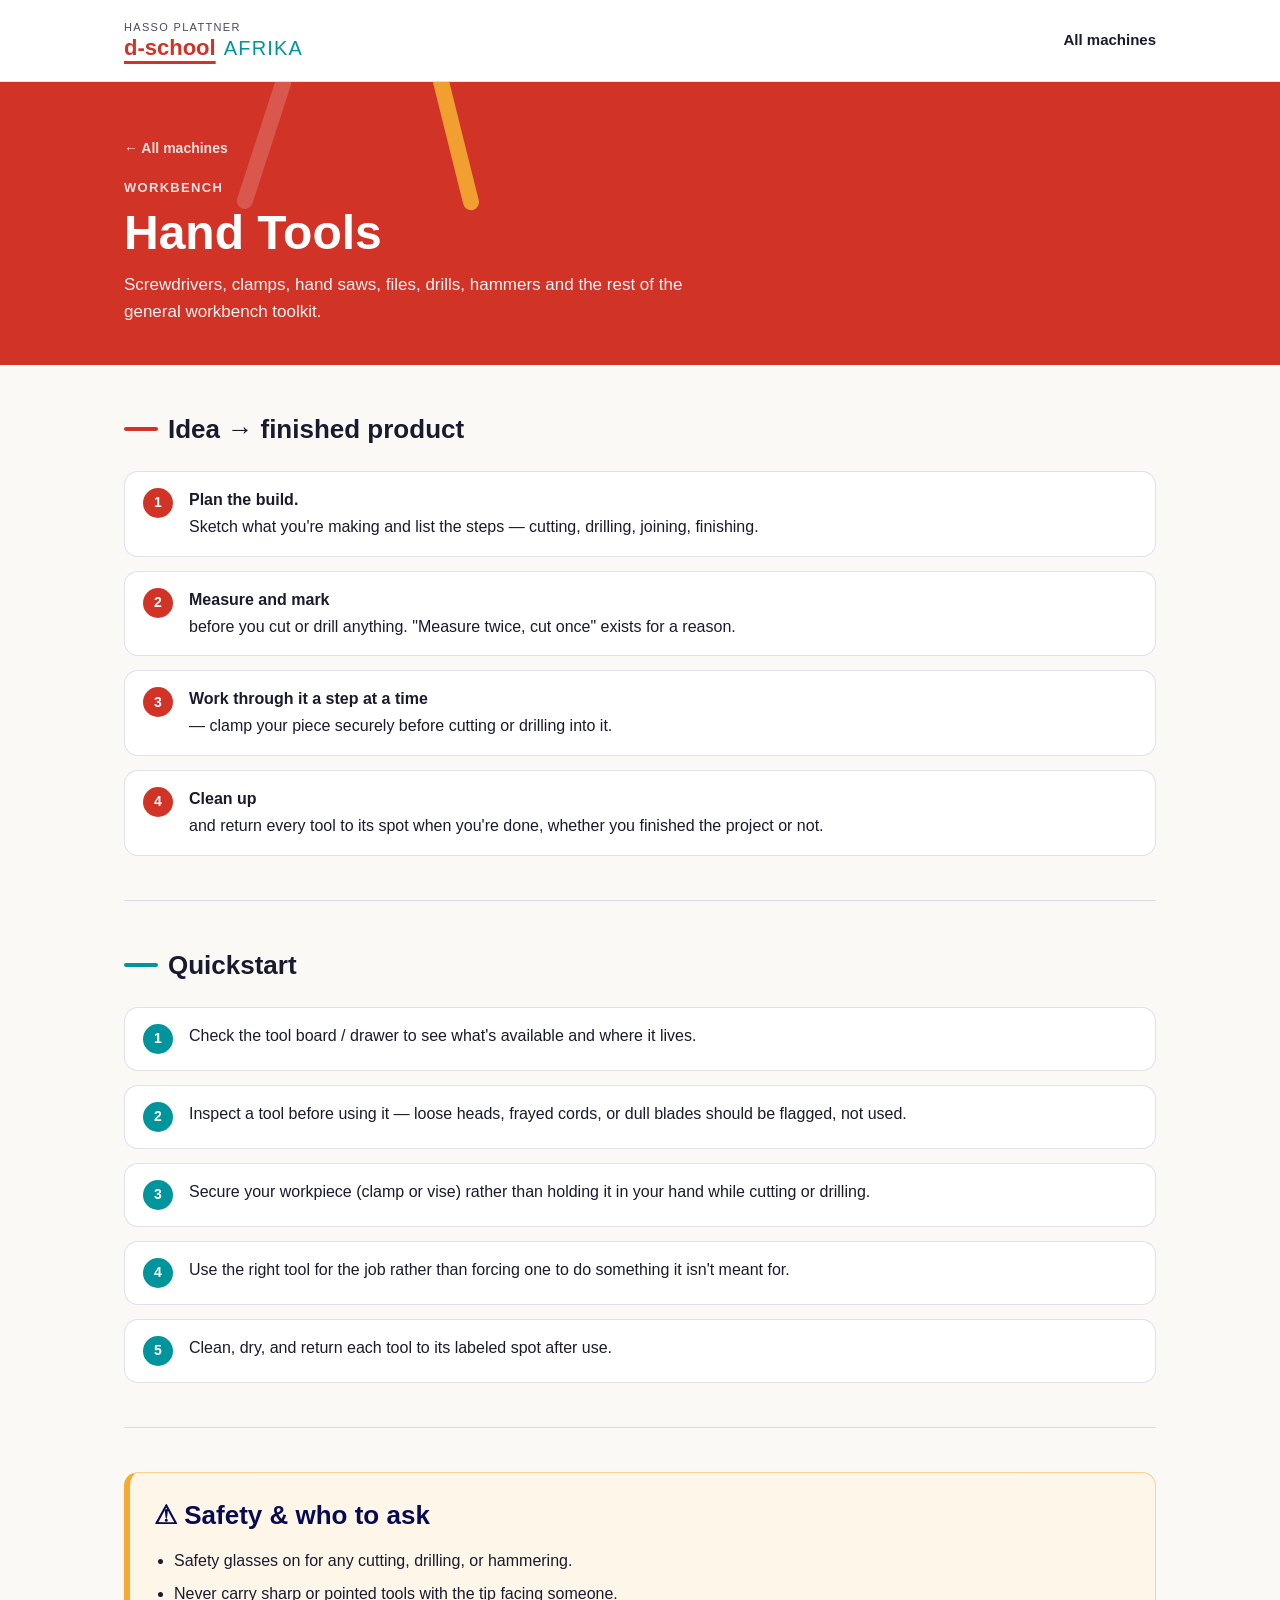
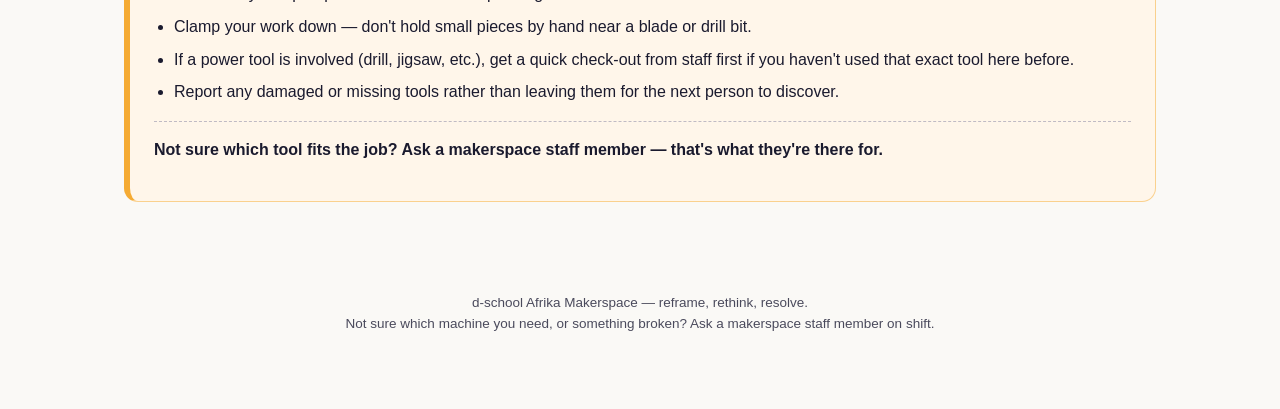
<file: hand-tools/index.html>
<!DOCTYPE html>
<html lang="en">
<head>
<meta charset="UTF-8">
<meta name="viewport" content="width=device-width, initial-scale=1.0">
<title>Hand Tools — Makerspace Guides</title>
<meta name="description" content="Safety notes and workflow for the makerspace's general hand tools.">
<link rel="stylesheet" href="../assets/style.css">
</head>
<body>

<header class="site-header">
  <div class="wrap">
    <a href="../index.html" class="brand-lockup">
      <span class="eyebrow">Hasso Plattner</span>
      <span class="wordmark"><span class="d-school">d-school</span><span class="afrika">AFRIKA</span></span>
    </a>
    <nav class="site-nav"><a href="../index.html#machines">All machines</a></nav>
  </div>
</header>

<div class="machine-hero" style="background:var(--red);">
  <div class="shape-field" aria-hidden="true">
    <div class="shape" style="width:16px;height:140px;border-radius:8px;background:rgba(255,255,255,.2);top:-10px;left:20%;transform:rotate(18deg);"></div>
    <div class="shape" style="width:16px;height:140px;border-radius:8px;background:var(--yellow);top:-10px;left:35%;transform:rotate(-14deg);"></div>
  </div>
  <div class="wrap">
    <a class="back-link" href="../index.html">← All machines</a>
    <p class="kicker">Workbench</p>
    <h1>Hand Tools</h1>
    <p>Screwdrivers, clamps, hand saws, files, drills, hammers and the rest of the general workbench toolkit.</p>
  </div>
</div>

<div class="wrap">
  <section class="block">
    <h2><span class="dash"></span>Idea → finished product</h2>
    <ol class="steps">
      <li><span class="num">1</span><p><strong>Plan the build.</strong> Sketch what you're making and list the steps — cutting, drilling, joining, finishing.</p></li>
      <li><span class="num">2</span><p><strong>Measure and mark</strong> before you cut or drill anything. "Measure twice, cut once" exists for a reason.</p></li>
      <li><span class="num">3</span><p><strong>Work through it a step at a time</strong> — clamp your piece securely before cutting or drilling into it.</p></li>
      <li><span class="num">4</span><p><strong>Clean up</strong> and return every tool to its spot when you're done, whether you finished the project or not.</p></li>
    </ol>
  </section>

  <section class="block">
    <h2><span class="dash teal"></span>Quickstart</h2>
    <ul class="steps teal">
      <li><span class="num">1</span><p>Check the tool board / drawer to see what's available and where it lives.</p></li>
      <li><span class="num">2</span><p>Inspect a tool before using it — loose heads, frayed cords, or dull blades should be flagged, not used.</p></li>
      <li><span class="num">3</span><p>Secure your workpiece (clamp or vise) rather than holding it in your hand while cutting or drilling.</p></li>
      <li><span class="num">4</span><p>Use the right tool for the job rather than forcing one to do something it isn't meant for.</p></li>
      <li><span class="num">5</span><p>Clean, dry, and return each tool to its labeled spot after use.</p></li>
    </ul>
  </section>

  <section class="block">
    <div class="safety">
      <h2 style="margin-bottom:14px;">⚠ Safety &amp; who to ask</h2>
      <ul>
        <li>Safety glasses on for any cutting, drilling, or hammering.</li>
        <li>Never carry sharp or pointed tools with the tip facing someone.</li>
        <li>Clamp your work down — don't hold small pieces by hand near a blade or drill bit.</li>
        <li>If a power tool is involved (drill, jigsaw, etc.), get a quick check-out from staff first if you haven't used that exact tool here before.</li>
        <li>Report any damaged or missing tools rather than leaving them for the next person to discover.</li>
      </ul>
      <p class="ask">Not sure which tool fits the job? Ask a makerspace staff member — that's what they're there for.</p>
    </div>
  </section>
</div>

<footer class="site-footer">
  <div class="wrap">
    <p>d-school Afrika Makerspace — reframe, rethink, resolve.<br>
    Not sure which machine you need, or something broken? Ask a makerspace staff member on shift.</p>
  </div>
</footer>

</body>
</html>
</file>
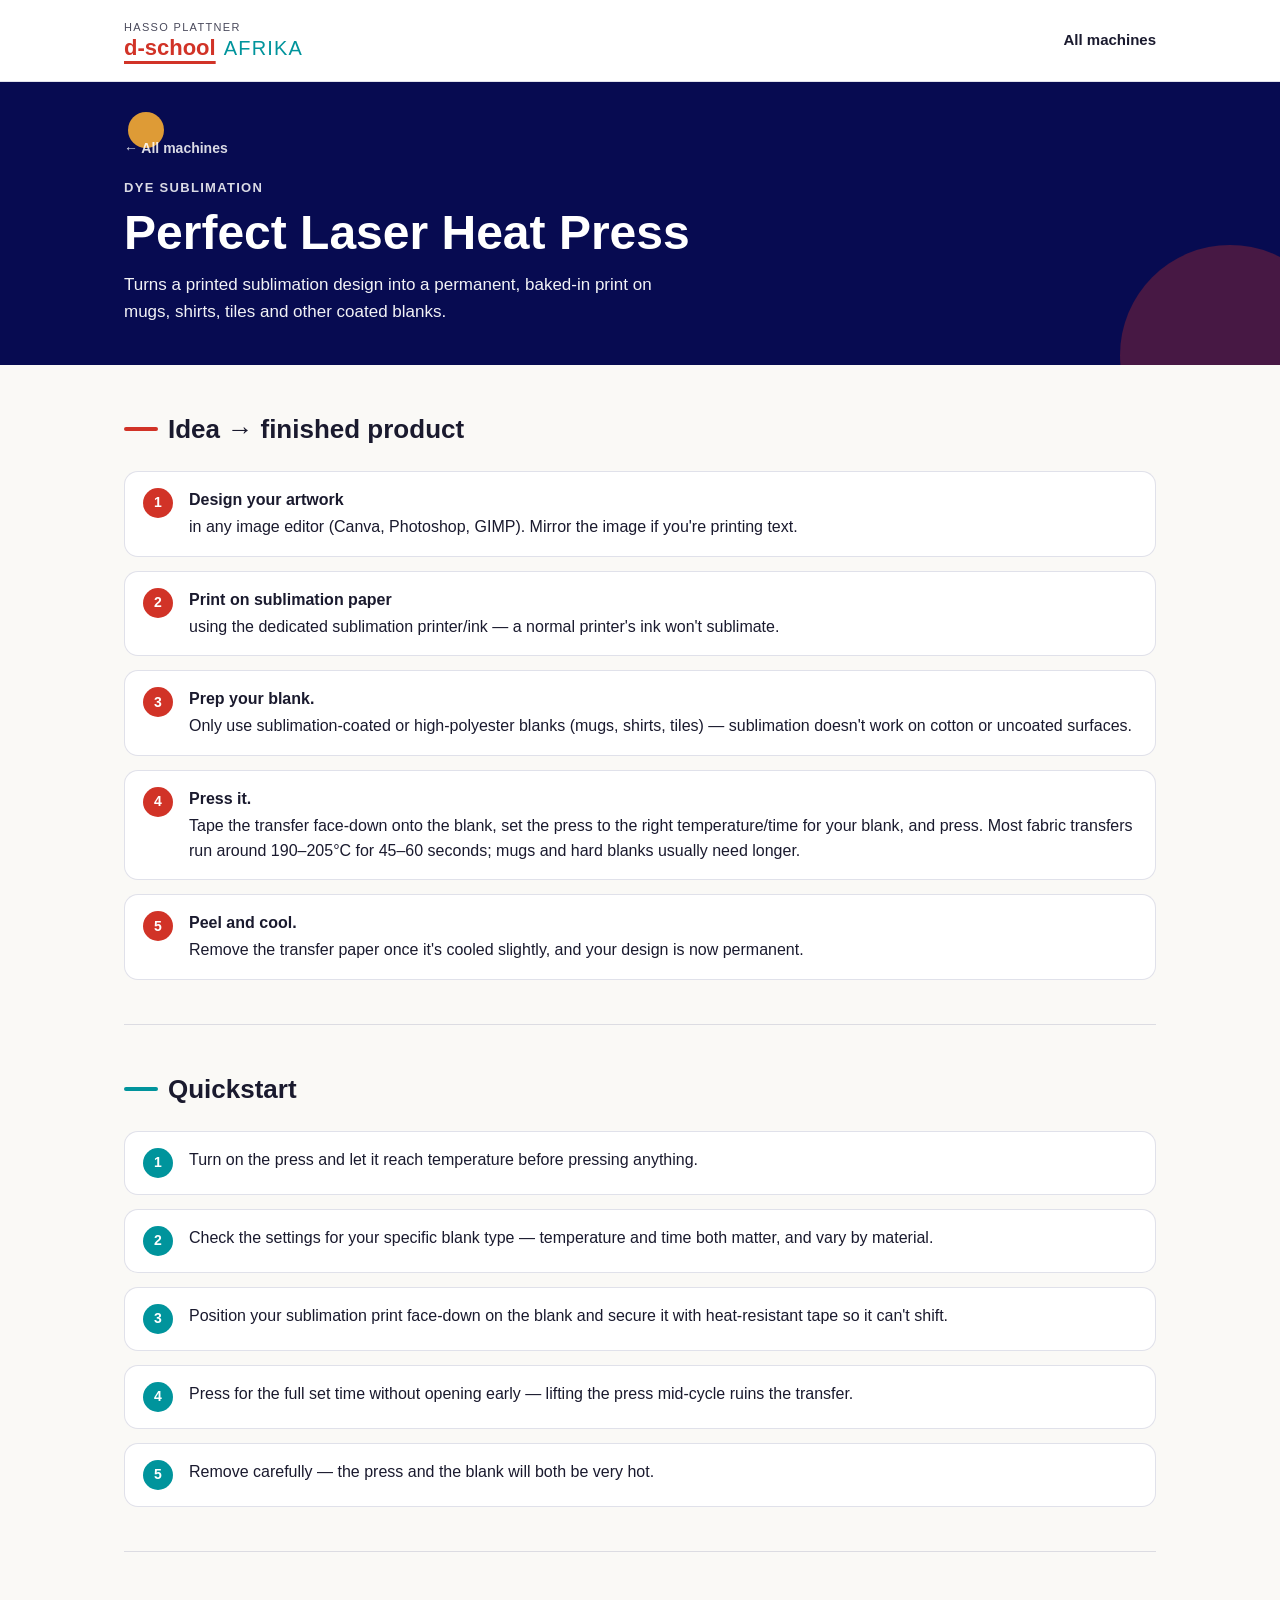
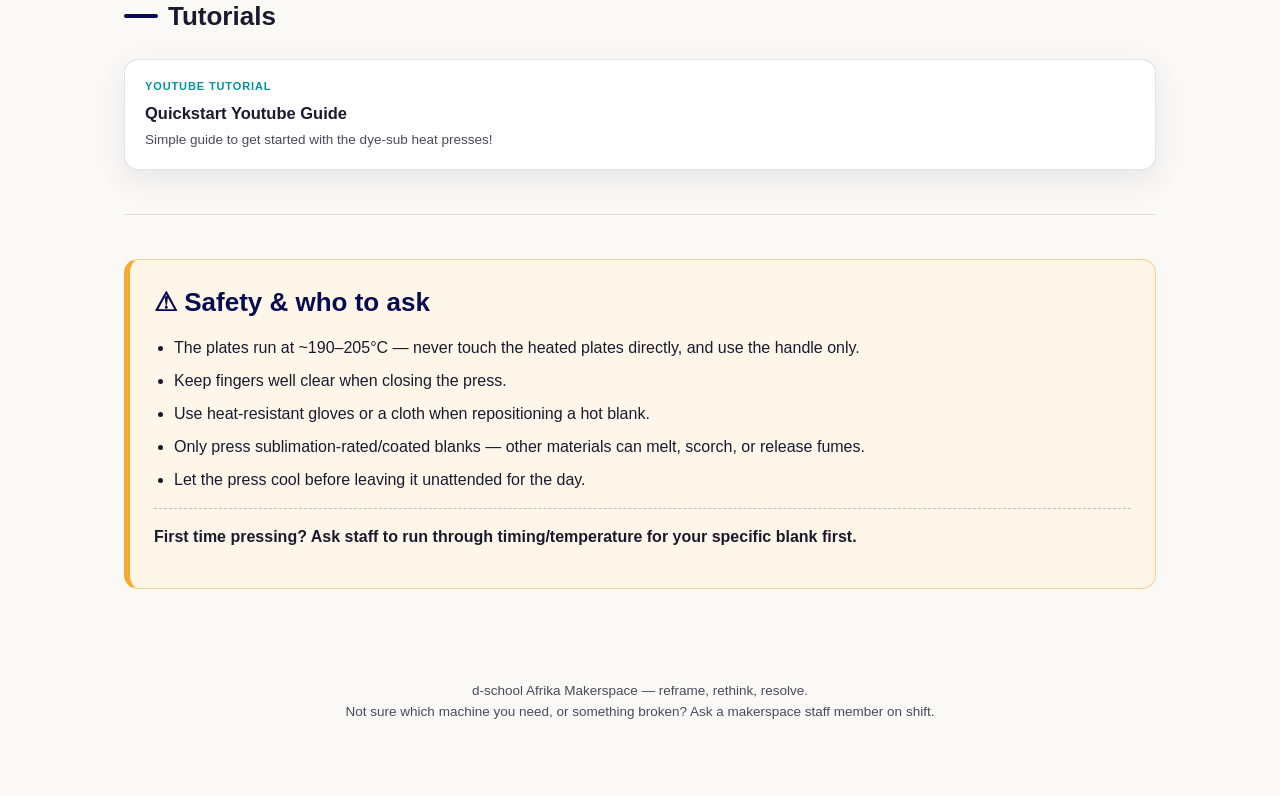
<file: heat-press/index.html>
<!DOCTYPE html>
<html lang="en">
<head>
<meta charset="UTF-8">
<meta name="viewport" content="width=device-width, initial-scale=1.0">
<title>Dye-Sub Heat Press — Makerspace Guides</title>
<meta name="description" content="Quickstart and safety notes for the Perfect Laser dye sublimation heat press.">
<link rel="stylesheet" href="../assets/style.css">
</head>
<body>

<header class="site-header">
  <div class="wrap">
    <a href="../index.html" class="brand-lockup">
      <span class="eyebrow">Hasso Plattner</span>
      <span class="wordmark"><span class="d-school">d-school</span><span class="afrika">AFRIKA</span></span>
    </a>
    <nav class="site-nav"><a href="../index.html#machines">All machines</a></nav>
  </div>
</header>

<div class="machine-hero" style="background:var(--navy);">
  <div class="shape-field" aria-hidden="true">
    <div class="shape circle" style="width:220px;height:220px;background:rgba(209,51,39,.35);bottom:-100px;right:-60px;"></div>
    <div class="shape circle" style="width:36px;height:36px;background:var(--yellow);top:30px;left:10%;"></div>
  </div>
  <div class="wrap">
    <a class="back-link" href="../index.html">← All machines</a>
    <p class="kicker">Dye Sublimation</p>
    <h1>Perfect Laser Heat Press</h1>
    <p>Turns a printed sublimation design into a permanent, baked-in print on mugs, shirts, tiles and other coated blanks.</p>
  </div>
</div>

<div class="wrap">
  <section class="block">
    <h2><span class="dash"></span>Idea → finished product</h2>
    <ol class="steps">
      <li><span class="num">1</span><p><strong>Design your artwork</strong> in any image editor (Canva, Photoshop, GIMP). Mirror the image if you're printing text.</p></li>
      <li><span class="num">2</span><p><strong>Print on sublimation paper</strong> using the dedicated sublimation printer/ink — a normal printer's ink won't sublimate.</p></li>
      <li><span class="num">3</span><p><strong>Prep your blank.</strong> Only use sublimation-coated or high-polyester blanks (mugs, shirts, tiles) — sublimation doesn't work on cotton or uncoated surfaces.</p></li>
      <li><span class="num">4</span><p><strong>Press it.</strong> Tape the transfer face-down onto the blank, set the press to the right temperature/time for your blank, and press. Most fabric transfers run around 190–205°C for 45–60 seconds; mugs and hard blanks usually need longer.</p></li>
      <li><span class="num">5</span><p><strong>Peel and cool.</strong> Remove the transfer paper once it's cooled slightly, and your design is now permanent.</p></li>
    </ol>
  </section>

  <section class="block">
    <h2><span class="dash teal"></span>Quickstart</h2>
    <ul class="steps teal">
      <li><span class="num">1</span><p>Turn on the press and let it reach temperature before pressing anything.</p></li>
      <li><span class="num">2</span><p>Check the settings for your specific blank type — temperature and time both matter, and vary by material.</p></li>
      <li><span class="num">3</span><p>Position your sublimation print face-down on the blank and secure it with heat-resistant tape so it can't shift.</p></li>
      <li><span class="num">4</span><p>Press for the full set time without opening early — lifting the press mid-cycle ruins the transfer.</p></li>
      <li><span class="num">5</span><p>Remove carefully — the press and the blank will both be very hot.</p></li>
    </ul>
  </section>

  <section class="block">
    <h2><span class="dash navy"></span>Tutorials</h2>

      <div class="link-grid">
        <a class="link-card" href="https://www.youtube.com/watch?v=9UdtHDwJzLE" target="_blank" rel="noopener">
          <span class="tag">Youtube Tutorial</span><h4>Quickstart Youtube Guide</h4><p>Simple guide to get started with the dye-sub heat presses!</p>
        </a>
      </div>
  </section>

  <section class="block">
    <div class="safety">
      <h2 style="margin-bottom:14px;">⚠ Safety &amp; who to ask</h2>
      <ul>
        <li>The plates run at ~190–205°C — never touch the heated plates directly, and use the handle only.</li>
        <li>Keep fingers well clear when closing the press.</li>
        <li>Use heat-resistant gloves or a cloth when repositioning a hot blank.</li>
        <li>Only press sublimation-rated/coated blanks — other materials can melt, scorch, or release fumes.</li>
        <li>Let the press cool before leaving it unattended for the day.</li>
      </ul>
      <p class="ask">First time pressing? Ask staff to run through timing/temperature for your specific blank first.</p>
    </div>
  </section>
</div>

<footer class="site-footer">
  <div class="wrap">
    <p>d-school Afrika Makerspace — reframe, rethink, resolve.<br>
    Not sure which machine you need, or something broken? Ask a makerspace staff member on shift.</p>
  </div>
</footer>

</body>
</html>
</file>
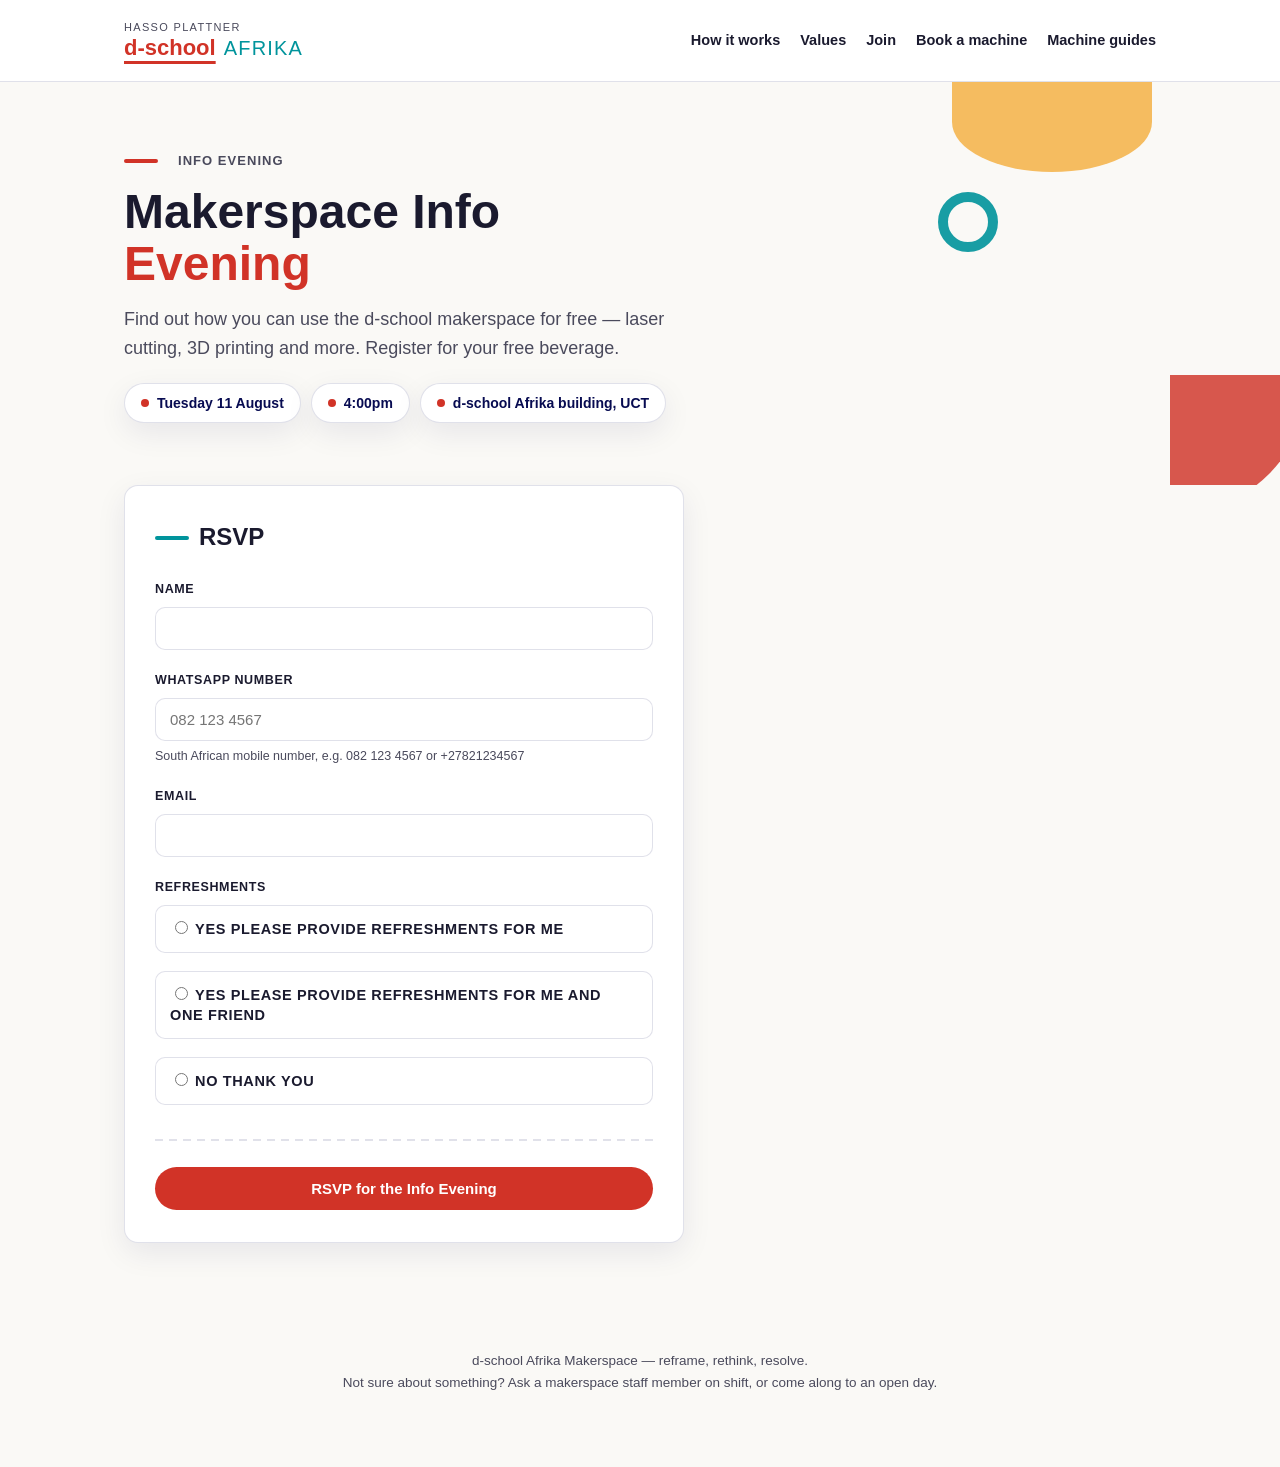
<file: info-event/index.html>
<!DOCTYPE html>
<html lang="en">
<head>
<meta charset="UTF-8">
<meta name="viewport" content="width=device-width, initial-scale=1.0">
<title>Makerspace Info Evening — RSVP</title>
<meta property="og:title" content="Makerspace Info Evening — d-school Afrika">
<meta property="og:description" content="Find out how you can use the d-school makerspace for free. Laser cutting, 3D printing and more. Register for your free beverage.">
<style>
:root {
  --red: #d13327;
  --teal: #00949c;
  --yellow: #f5ab33;
  --navy: #070b51;
  --paper: #faf9f6;
  --ink: #1a1a2e;
  --ink-soft: #4a4a5c;
  --line: rgba(7, 11, 81, 0.12);
  --radius: 14px;
  --font-display: "Avenir Next", Avenir, "Century Gothic", "Helvetica Neue", Helvetica, Arial, sans-serif;
  --font-body: "Avenir Next", Avenir, "Helvetica Neue", Helvetica, Arial, sans-serif;
  --shadow: 0 10px 30px rgba(7, 11, 81, 0.08);
}
* { box-sizing: border-box; }
html { scroll-behavior: smooth; }
body { margin:0; background:var(--paper); color:var(--ink); font-family:var(--font-body); line-height:1.6; -webkit-font-smoothing:antialiased; }
a { color: var(--red); }
img, svg { max-width:100%; display:block; }
.wrap { max-width: 1080px; margin: 0 auto; padding: 0 24px; }

.site-header { padding: 22px 0; border-bottom: 1px solid var(--line); background: #fff; }
.site-header .wrap { display:flex; align-items:center; justify-content:space-between; gap:16px; flex-wrap:wrap; }
.brand-lockup { display:flex; flex-direction:column; line-height:1; text-decoration:none; }
.brand-lockup .eyebrow { font-size:11px; letter-spacing:.12em; text-transform:uppercase; color:var(--ink-soft); margin-bottom:4px; }
.brand-lockup .wordmark { display:flex; align-items:baseline; gap:8px; font-family:var(--font-display); }
.brand-lockup .wordmark .d-school { font-weight:800; color:var(--red); text-decoration:underline; text-decoration-color:var(--red); text-decoration-thickness:3px; text-underline-offset:6px; font-size:22px; }
.brand-lockup .wordmark .afrika { font-weight:500; color:var(--teal); letter-spacing:.06em; font-size:20px; }
.site-nav { display:flex; gap:20px; flex-wrap:wrap; }
.site-nav a { color:var(--ink); text-decoration:none; font-weight:600; font-size:14.5px; }
.site-nav a:hover { color:var(--red); }

.dash { display:inline-block; width:34px; height:4px; border-radius:2px; background:var(--red); margin-right:10px; vertical-align:middle; flex-shrink:0; }
.dash.teal{background:var(--teal);} .dash.yellow{background:var(--yellow);} .dash.navy{background:var(--navy);}
.eyebrow-dash { display:flex; align-items:center; gap:10px; font-size:13px; font-weight:700; letter-spacing:.08em; text-transform:uppercase; color:var(--ink-soft); margin-bottom:14px; }

.hero { padding:56px 0 40px; position:relative; overflow:hidden; }
.hero .wrap { position:relative; z-index:2; }
.hero h1 { font-family:var(--font-display); font-size:clamp(32px,4.6vw,48px); line-height:1.08; margin:0 0 16px; max-width:20ch; }
.hero h1 .accent { color:var(--red); }
.hero p.lede { font-size:18px; color:var(--ink-soft); max-width:60ch; margin:0 0 20px; }
.shape-field { position:absolute; inset:0; z-index:1; pointer-events:none; opacity:.9; }
.shape { position:absolute; } .shape.circle{border-radius:50%;} .shape.quarter-br{border-radius:0 0 100% 0;} .shape.half-bottom{border-radius:0 0 100% 100%;}
.event-meta { display:flex; gap:10px; flex-wrap:wrap; margin-bottom:22px; }
.meta-pill { display:inline-flex; align-items:center; gap:8px; background:#fff; border:1px solid var(--line); border-radius:999px; padding:8px 16px; font-size:14px; font-weight:700; color:var(--navy); box-shadow:var(--shadow); }
.meta-pill .dot { width:8px; height:8px; border-radius:50%; background:var(--red); }

.btn { display:inline-flex; align-items:center; justify-content:center; gap:8px; font-weight:700; font-size:15px; padding:13px 22px; border-radius:999px; text-decoration:none; border:none; cursor:pointer; font-family:var(--font-body); }
.btn-primary { background:var(--red); color:#fff; }
.btn-primary:hover { background:#b32a20; }
.btn-secondary { background:#fff; color:var(--navy); border:1.5px solid var(--line); }
.btn-secondary:hover { border-color: var(--navy); }
.btn-block { width:100%; }
.btn:disabled { opacity:.55; cursor:not-allowed; }

section.block { padding:0 0 60px; }
section.block h2 { font-family:var(--font-display); font-size:24px; margin:0 0 22px; display:flex; align-items:center; }

.event-card { background:#fff; border:1px solid var(--line); border-radius:var(--radius); box-shadow:var(--shadow); padding:32px 30px; max-width:560px; }

.field { margin-top:20px; }
.field:first-child { margin-top:0; }
.field label { display:block; font-family:var(--font-display); font-weight:700; font-size:12.5px; letter-spacing:.05em; text-transform:uppercase; color:var(--ink); margin-bottom:8px; }
.field input[type="text"], .field input[type="email"], .field input[type="tel"] {
  width:100%; padding:12px 14px; border:1.5px solid var(--line); border-radius:10px;
  font-size:15px; font-family:var(--font-body); background:#fff; color:var(--ink);
}
.field input:focus { outline:none; border-color:var(--red); }
.field .hint { font-size:12.5px; color:var(--ink-soft); margin-top:5px; }
.field .error { display:none; font-size:12.5px; font-weight:700; color:var(--red); margin-top:6px; }
.field.invalid input { border-color:var(--red); }
.field.invalid .error { display:block; }

.radio-group { display:flex; flex-direction:column; gap:10px; }
.radio-option {
  display:flex; align-items:flex-start; gap:10px;
  border:1.5px solid var(--line); border-radius:10px; padding:12px 14px;
  cursor:pointer; background:#fff;
}
.radio-option input { margin-top:3px; accent-color:var(--red); }
.radio-option span { font-size:14.5px; line-height:1.35; color:var(--ink); }
.radio-option.selected { border-color:var(--red); background:#fff6f5; }

.form-error-banner {
  display:none; background:#fff6ea; border-left:6px solid var(--yellow); border-radius:var(--radius);
  color:var(--navy); padding:12px 16px; font-size:13.5px; font-weight:700; margin-top:18px;
}

.dashline { height:2px; background:repeating-linear-gradient(to right, var(--line) 0 8px, transparent 8px 14px); margin:26px 0; }

#thankyou { display:none; text-align:center; }
#thankyou .check {
  width:56px; height:56px; border-radius:50%; background:var(--teal); color:#fff;
  display:flex; align-items:center; justify-content:center; font-size:26px; font-weight:800; margin:0 auto 18px;
}
#thankyou h2 { font-family:var(--font-display); font-weight:800; font-size:24px; margin:0 0 10px; justify-content:center; }
#thankyou p { font-size:15px; color:var(--ink-soft); line-height:1.55; margin:0 auto 24px; max-width:400px; }
.share-actions { display:flex; flex-direction:column; gap:10px; }
.copied-msg { display:none; font-size:12.5px; font-weight:700; color:var(--teal); margin-top:8px; }

.site-footer { padding:34px 0 60px; text-align:center; color:var(--ink-soft); font-size:13.5px; }
.site-footer a { color: var(--ink-soft); }

@media (max-width:640px){ .site-header .wrap{ flex-direction:column; align-items:flex-start; } .event-card{ padding:26px 22px; } }
</style>
</head>
<body>

<header class="site-header">
  <div class="wrap">
    <a href="../index.html" class="brand-lockup">
      <span class="eyebrow">Hasso Plattner</span>
      <span class="wordmark"><span class="d-school">d-school</span><span class="afrika">AFRIKA</span></span>
    </a>
    <nav class="site-nav">
      <a href="../#how-it-works">How it works</a>
      <a href="../#values">Values</a>
      <a href="../#join">Join</a>
      <a href="../#booking">Book a machine</a>
      <a href="../#machines">Machine guides</a>
    </nav>
  </div>
</header>

<section class="hero">
  <div class="shape-field" aria-hidden="true">
    <div class="shape half-bottom" style="width:200px;height:100px;background:var(--yellow);top:-10px;right:10%;opacity:.85;"></div>
    <div class="shape circle" style="width:60px;height:60px;border:10px solid var(--teal);top:110px;right:22%;"></div>
    <div class="shape quarter-br" style="width:140px;height:140px;background:var(--red);bottom:-30px;right:-30px;opacity:.9;"></div>
  </div>
  <div class="wrap">
    <p class="eyebrow-dash"><span class="dash"></span>Info Evening</p>
    <h1>Makerspace Info <span class="accent">Evening</span></h1>
    <p class="lede">Find out how you can use the d-school makerspace for free — laser cutting, 3D printing and more. Register for your free beverage.</p>
    <div class="event-meta">
      <span class="meta-pill"><span class="dot"></span>Tuesday 11 August</span>
      <span class="meta-pill"><span class="dot"></span>4:00pm</span>
      <span class="meta-pill"><span class="dot"></span>d-school Afrika building, UCT</span>
    </div>
  </div>
</section>

<div class="wrap">
  <section class="block">

    <div class="event-card">
      <h2><span class="dash teal"></span>RSVP</h2>

      <form id="rsvpForm" novalidate>

        <div class="field" id="field-name">
          <label for="name">Name</label>
          <input type="text" id="name" autocomplete="name">
          <div class="error">Please enter your name.</div>
        </div>

        <div class="field" id="field-whatsapp">
          <label for="whatsapp">WhatsApp Number</label>
          <input type="tel" id="whatsapp" placeholder="082 123 4567" autocomplete="tel">
          <div class="hint">South African mobile number, e.g. 082 123 4567 or +27821234567</div>
          <div class="error">Please enter a valid South African mobile number.</div>
        </div>

        <div class="field" id="field-email">
          <label for="email">Email</label>
          <input type="email" id="email" autocomplete="email">
          <div class="error">Please enter a valid email address.</div>
        </div>

        <div class="field" id="field-catering">
          <label>Refreshments</label>
          <div class="radio-group" id="cateringOptions">
            <label class="radio-option">
              <input type="radio" name="catering" value="Yes please provide refreshments for me">
              <span>Yes please provide refreshments for me</span>
            </label>
            <label class="radio-option">
              <input type="radio" name="catering" value="Yes please provide refreshments for me and one friend">
              <span>Yes please provide refreshments for me and one friend</span>
            </label>
            <label class="radio-option">
              <input type="radio" name="catering" value="No thank you">
              <span>No thank you</span>
            </label>
          </div>
          <div class="error">Please choose one option.</div>
        </div>

        <div class="form-error-banner" id="formErrorBanner">Please fix the highlighted fields above.</div>

        <div class="dashline"></div>

        <button type="submit" class="btn btn-primary btn-block" id="submitBtn">RSVP for the Info Evening</button>
      </form>

      <div id="thankyou">
        <div class="check">&#10003;</div>
        <h2>You're on the list!</h2>
        <p>See you on Tuesday 4pm, d-school Afrika building, Middle Campus.</p>

        <div class="share-actions">
          <a class="btn btn-primary btn-block" id="shareMailto" href="#">Share with friend (email client will open with link)</a>
          <a class="btn btn-secondary btn-block" id="copyInvite" href="#">Click to copy the invite (you will need to paste in the email)</a>
        </div>
        <div class="copied-msg" id="copiedMsg">Copied! Paste into a Gmail or Outlook compose window.</div>
      </div>
    </div>

  </section>
</div>

<footer class="site-footer">
  <div class="wrap">
    <p>d-school Afrika Makerspace — reframe, rethink, resolve.<br>
    Not sure about something? Ask a makerspace staff member on shift, or come along to an open day.</p>
  </div>
</footer>

<script>
(function(){

  // ============================================================
  // These 4 values are already wired up to a live Google Form —
  // do not change them.
  // ============================================================
  var GOOGLE_FORM_ACTION = "https://docs.google.com/forms/d/e/1FAIpQLScPhmUyS2goksleYvIvi2fK94SNH0tlEO6rcMIkcQFrCd6ESQ/formResponse";
  var ENTRY_NAME     = "entry.366624222";
  var ENTRY_WHATSAPP = "entry.1633140876";
  var ENTRY_EMAIL    = "entry.1162585421";
  var ENTRY_CATERING = "entry.1133644782";
  // ============================================================

  var EVENT_URL = "https://dschool-maker.github.io/makerspace-qr-site/info-event/";
  var SHARE_SUBJECT = "register for the d-school makerspace information event - free";

  var form = document.getElementById('rsvpForm');
  var nameInput = document.getElementById('name');
  var whatsappInput = document.getElementById('whatsapp');
  var emailInput = document.getElementById('email');
  var cateringOptions = document.getElementById('cateringOptions');
  var formErrorBanner = document.getElementById('formErrorBanner');
  var submitBtn = document.getElementById('submitBtn');

  var SA_MOBILE_RE = /^(\+27|0)[ -]?[6-8][ -]?[0-9][ -]?[0-9]{3}[ -]?[0-9]{4}$/;

  cateringOptions.querySelectorAll('.radio-option').forEach(function(opt){
    opt.addEventListener('click', function(){
      cateringOptions.querySelectorAll('.radio-option').forEach(function(o){o.classList.remove('selected');});
      opt.classList.add('selected');
    });
  });

  function setInvalid(fieldId, invalid){
    document.getElementById(fieldId).classList.toggle('invalid', invalid);
  }

  function validate(){
    var valid = true;

    if(!nameInput.value.trim()){ setInvalid('field-name', true); valid = false; }
    else setInvalid('field-name', false);

    if(!SA_MOBILE_RE.test(whatsappInput.value.trim())){ setInvalid('field-whatsapp', true); valid = false; }
    else setInvalid('field-whatsapp', false);

    var emailVal = emailInput.value.trim();
    var emailOk = /^[^\s@]+@[^\s@]+\.[^\s@]+$/.test(emailVal);
    if(!emailOk){ setInvalid('field-email', true); valid = false; }
    else setInvalid('field-email', false);

    var cateringChecked = form.querySelector('input[name="catering"]:checked');
    if(!cateringChecked){ setInvalid('field-catering', true); valid = false; }
    else setInvalid('field-catering', false);

    formErrorBanner.style.display = valid ? 'none' : 'block';
    return valid;
  }

  function submitToGoogleForm(data){
    var iframe = document.createElement('iframe');
    iframe.name = 'hidden_rsvp_iframe';
    iframe.style.display = 'none';
    document.body.appendChild(iframe);

    var hiddenForm = document.createElement('form');
    hiddenForm.action = GOOGLE_FORM_ACTION;
    hiddenForm.method = 'POST';
    hiddenForm.target = 'hidden_rsvp_iframe';

    function addField(name, value){
      var input = document.createElement('input');
      input.type = 'hidden';
      input.name = name;
      input.value = value;
      hiddenForm.appendChild(input);
    }
    addField(ENTRY_NAME, data.name);
    addField(ENTRY_WHATSAPP, data.whatsapp);
    addField(ENTRY_EMAIL, data.email);
    addField(ENTRY_CATERING, data.catering);

    document.body.appendChild(hiddenForm);
    hiddenForm.submit();

    setTimeout(showThankYou, 500);
  }

  function showThankYou(){
    form.style.display = 'none';
    document.getElementById('thankyou').style.display = 'block';
  }

  form.addEventListener('submit', function(e){
    e.preventDefault();
    if(!validate()) return;

    submitBtn.disabled = true;
    submitBtn.textContent = 'Submitting…';

    submitToGoogleForm({
      name: nameInput.value.trim(),
      whatsapp: whatsappInput.value.trim(),
      email: emailInput.value.trim(),
      catering: form.querySelector('input[name="catering"]:checked').value
    });
  });

var plainBody =
    "Hey!\n" +
    "The Makerspace Info event is happening this Tuesday, 11th August, 4pm - at dschool building, lower level.\n" +
    "Find out how you can use the d-school makerspace for free — laser cutting, 3D printing and more. Register for your free beverage.\n" +
    "[RSVP here](" + EVENT_URL + ")\n" +
    "See you there!\n" +
    "The Maker\n" +
    "https://rebrand.ly/make7";
  document.getElementById('shareMailto').href =
    "mailto:?subject=" + encodeURIComponent(SHARE_SUBJECT) +
    "&body=" + encodeURIComponent(plainBody);
  document.getElementById('copyInvite').addEventListener('click', function(e){
    e.preventDefault();
    var htmlBody =
      '<p>Hey!</p>' +
      '<p>The Makerspace Info event is happening this Tuesday, 11th August, 4pm - at dschool building, lower level.</p>' +
      '<p>Find out how you can use the <strong>d-school makerspace for free</strong> — laser cutting, 3D printing and more. Register for your free beverage.</p>' +
      '<p><a href="' + EVENT_URL + '">RSVP here</a></p>' +
      '<p>See you there!</p>' +
      '<p>The Maker<br><a href="https://rebrand.ly/make7">https://rebrand.ly/make7</a></p>';

    var copiedMsg = document.getElementById('copiedMsg');

    if(navigator.clipboard && window.ClipboardItem){
      var item = new ClipboardItem({
        'text/html': new Blob([htmlBody], {type: 'text/html'}),
        'text/plain': new Blob([plainBody], {type: 'text/plain'})
      });
      navigator.clipboard.write([item]).then(function(){
        copiedMsg.style.display = 'block';
      }).catch(function(){
        navigator.clipboard.writeText(plainBody);
        copiedMsg.style.display = 'block';
      });
    } else {
      navigator.clipboard.writeText(plainBody);
      copiedMsg.style.display = 'block';
    }
  });

})();
</script>

</body>
</html>
</file>
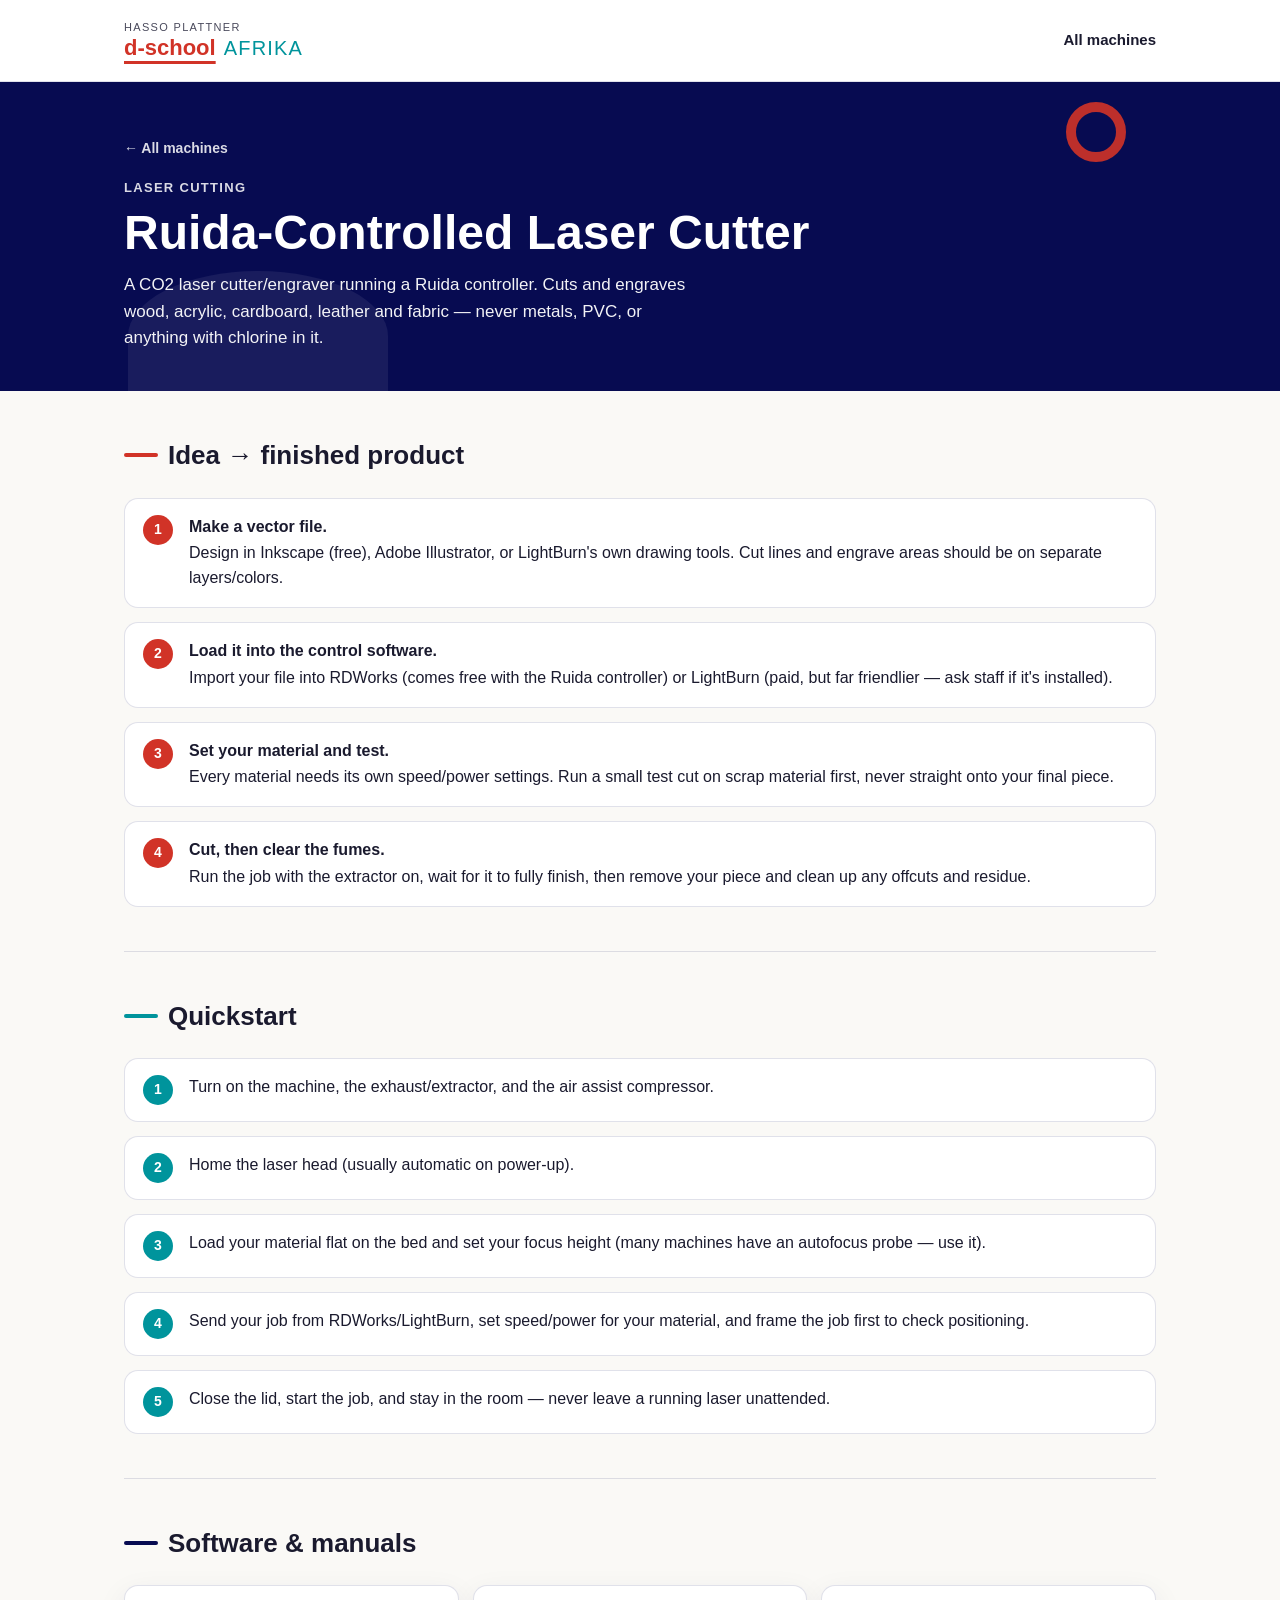
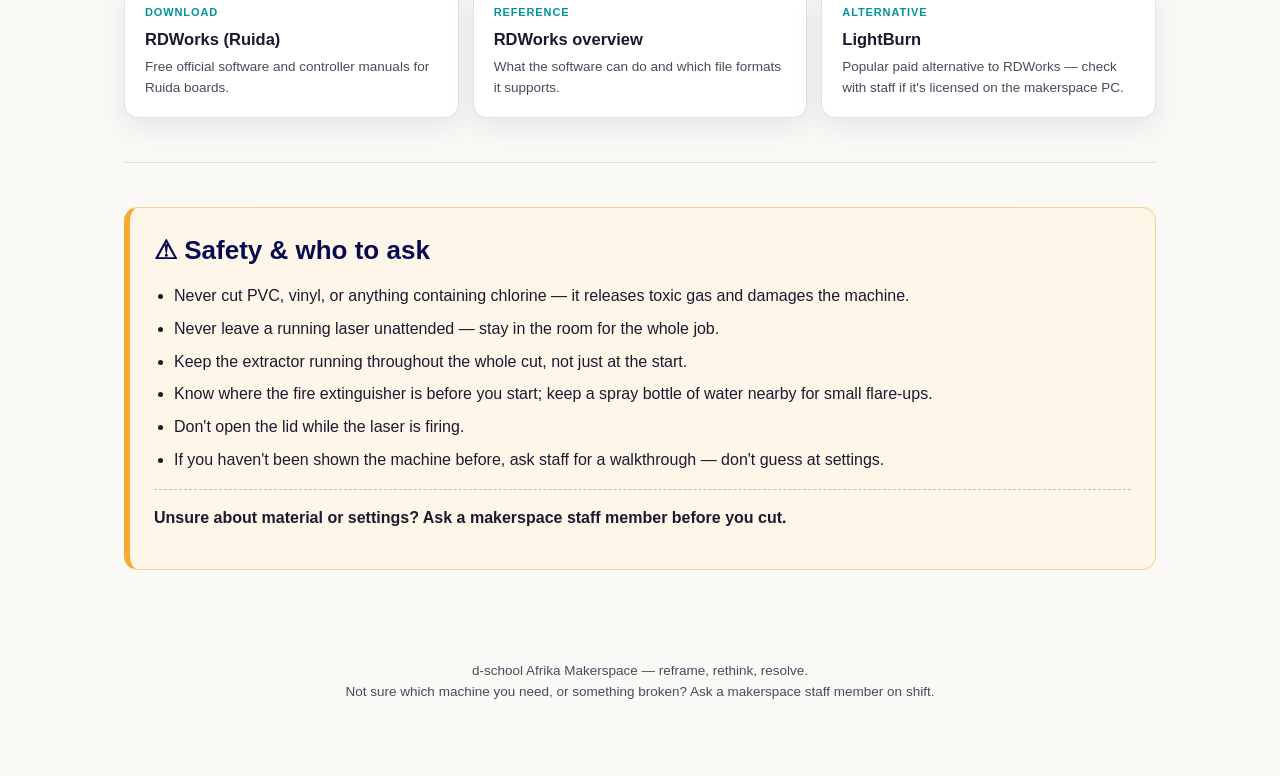
<file: laser-cutter/index.html>
<!DOCTYPE html>
<html lang="en">
<head>
<meta charset="UTF-8">
<meta name="viewport" content="width=device-width, initial-scale=1.0">
<title>Laser Cutter — Makerspace Guides</title>
<meta name="description" content="Quickstart, software links and safety notes for the Ruida-controlled laser cutter.">
<link rel="stylesheet" href="../assets/style.css">
</head>
<body>

<header class="site-header">
  <div class="wrap">
    <a href="../index.html" class="brand-lockup">
      <span class="eyebrow">Hasso Plattner</span>
      <span class="wordmark"><span class="d-school">d-school</span><span class="afrika">AFRIKA</span></span>
    </a>
    <nav class="site-nav"><a href="../index.html#machines">All machines</a></nav>
  </div>
</header>

<div class="machine-hero" style="background:var(--navy);">
  <div class="shape-field" aria-hidden="true">
    <div class="shape half-top" style="width:260px;height:130px;background:rgba(255,255,255,.08);bottom:-10px;left:10%;"></div>
    <div class="shape circle" style="width:60px;height:60px;border:10px solid var(--red);top:20px;right:12%;"></div>
  </div>
  <div class="wrap">
    <a class="back-link" href="../index.html">← All machines</a>
    <p class="kicker">Laser Cutting</p>
    <h1>Ruida-Controlled Laser Cutter</h1>
    <p>A CO2 laser cutter/engraver running a Ruida controller. Cuts and engraves wood, acrylic, cardboard, leather and fabric — never metals, PVC, or anything with chlorine in it.</p>
  </div>
</div>

<div class="wrap">
  <section class="block">
    <h2><span class="dash"></span>Idea → finished product</h2>
    <ol class="steps">
      <li><span class="num">1</span><p><strong>Make a vector file.</strong> Design in Inkscape (free), Adobe Illustrator, or LightBurn's own drawing tools. Cut lines and engrave areas should be on separate layers/colors.</p></li>
      <li><span class="num">2</span><p><strong>Load it into the control software.</strong> Import your file into RDWorks (comes free with the Ruida controller) or LightBurn (paid, but far friendlier — ask staff if it's installed).</p></li>
      <li><span class="num">3</span><p><strong>Set your material and test.</strong> Every material needs its own speed/power settings. Run a small test cut on scrap material first, never straight onto your final piece.</p></li>
      <li><span class="num">4</span><p><strong>Cut, then clear the fumes.</strong> Run the job with the extractor on, wait for it to fully finish, then remove your piece and clean up any offcuts and residue.</p></li>
    </ol>
  </section>

  <section class="block">
    <h2><span class="dash teal"></span>Quickstart</h2>
    <ul class="steps teal">
      <li><span class="num">1</span><p>Turn on the machine, the exhaust/extractor, and the air assist compressor.</p></li>
      <li><span class="num">2</span><p>Home the laser head (usually automatic on power-up).</p></li>
      <li><span class="num">3</span><p>Load your material flat on the bed and set your focus height (many machines have an autofocus probe — use it).</p></li>
      <li><span class="num">4</span><p>Send your job from RDWorks/LightBurn, set speed/power for your material, and frame the job first to check positioning.</p></li>
      <li><span class="num">5</span><p>Close the lid, start the job, and stay in the room — never leave a running laser unattended.</p></li>
    </ul>
  </section>

  <section class="block">
    <h2><span class="dash navy"></span>Software &amp; manuals</h2>
    <div class="link-grid">
      <a class="link-card" href="https://www.ruidacontroller.com/download/" target="_blank" rel="noopener">
        <span class="tag">Download</span><h4>RDWorks (Ruida)</h4><p>Free official software and controller manuals for Ruida boards.</p>
      </a>
      <a class="link-card" href="https://www.ruidacontroller.com/ruida-rdworks-software/" target="_blank" rel="noopener">
        <span class="tag">Reference</span><h4>RDWorks overview</h4><p>What the software can do and which file formats it supports.</p>
      </a>
      <a class="link-card" href="https://lightburnsoftware.com" target="_blank" rel="noopener">
        <span class="tag">Alternative</span><h4>LightBurn</h4><p>Popular paid alternative to RDWorks — check with staff if it's licensed on the makerspace PC.</p>
      </a>
    </div>
  </section>

  <section class="block">
    <div class="safety">
      <h2 style="margin-bottom:14px;">⚠ Safety &amp; who to ask</h2>
      <ul>
        <li>Never cut PVC, vinyl, or anything containing chlorine — it releases toxic gas and damages the machine.</li>
        <li>Never leave a running laser unattended — stay in the room for the whole job.</li>
        <li>Keep the extractor running throughout the whole cut, not just at the start.</li>
        <li>Know where the fire extinguisher is before you start; keep a spray bottle of water nearby for small flare-ups.</li>
        <li>Don't open the lid while the laser is firing.</li>
        <li>If you haven't been shown the machine before, ask staff for a walkthrough — don't guess at settings.</li>
      </ul>
      <p class="ask">Unsure about material or settings? Ask a makerspace staff member before you cut.</p>
    </div>
  </section>
</div>

<footer class="site-footer">
  <div class="wrap">
    <p>d-school Afrika Makerspace — reframe, rethink, resolve.<br>
    Not sure which machine you need, or something broken? Ask a makerspace staff member on shift.</p>
  </div>
</footer>

</body>
</html>
</file>
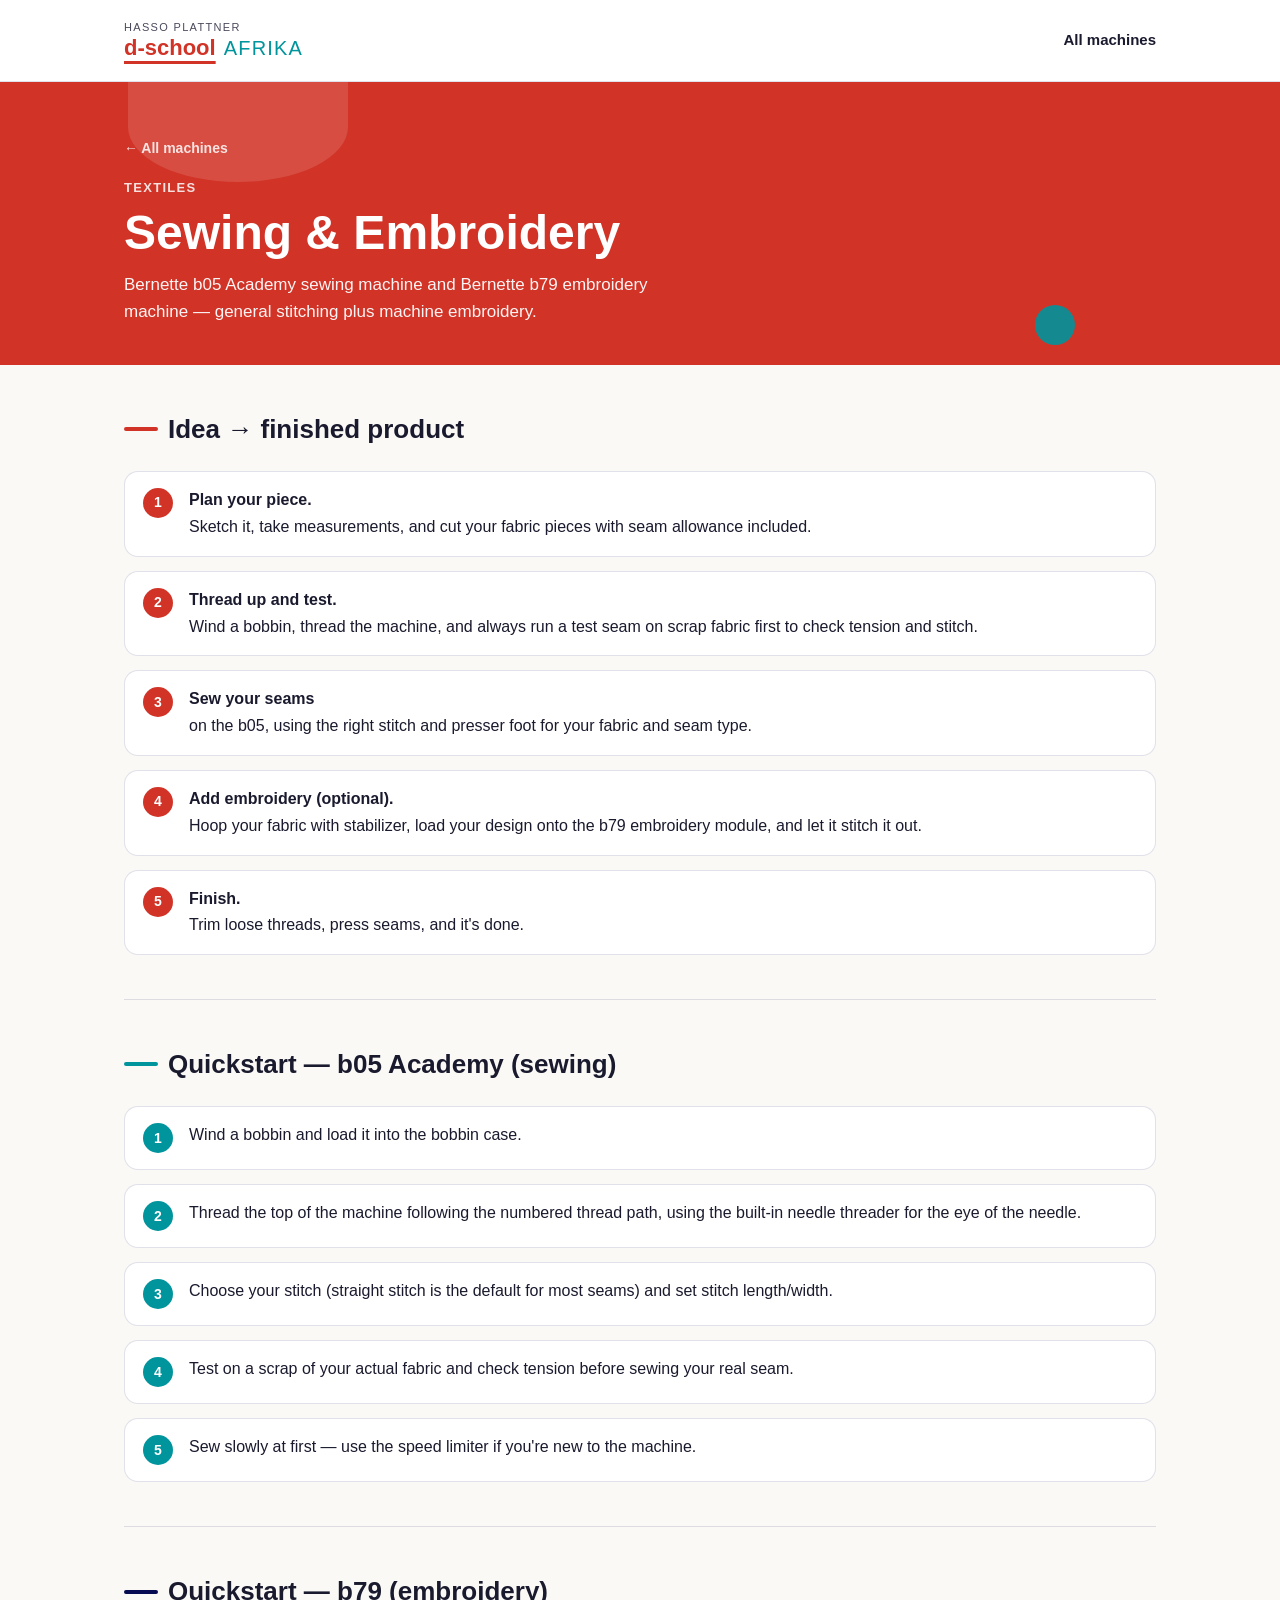
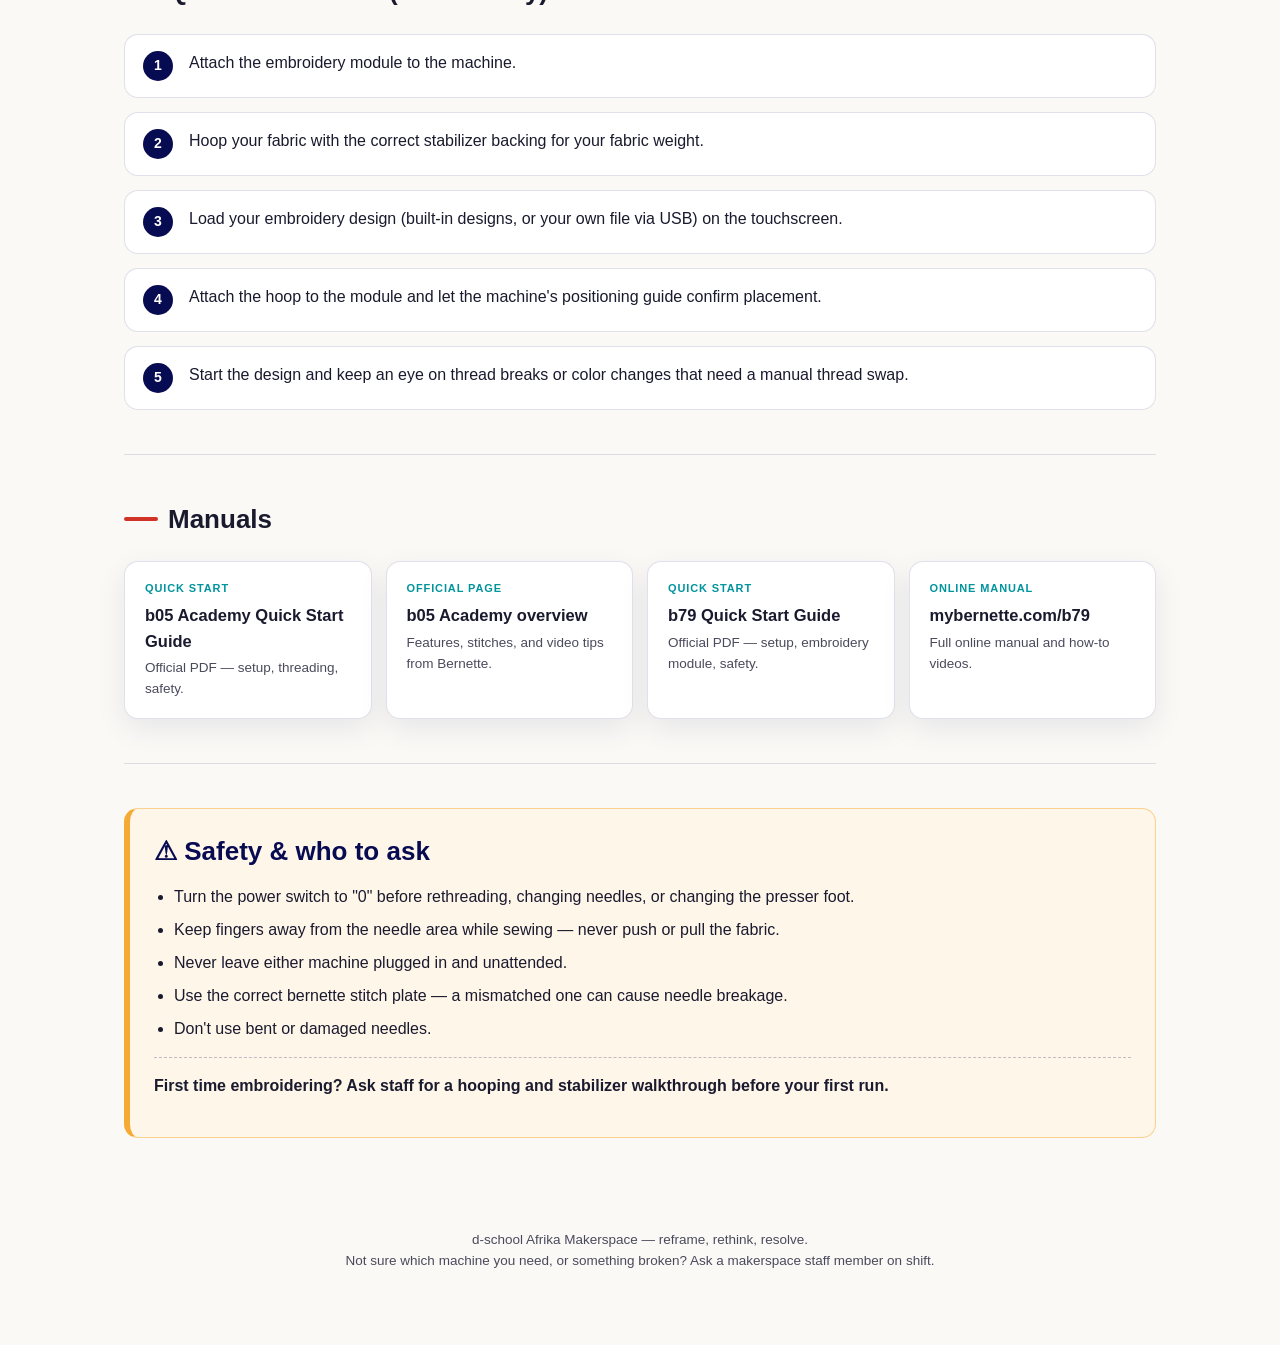
<file: sewing-embroidery/index.html>
<!DOCTYPE html>
<html lang="en">
<head>
<meta charset="UTF-8">
<meta name="viewport" content="width=device-width, initial-scale=1.0">
<title>Sewing &amp; Embroidery — Makerspace Guides</title>
<meta name="description" content="Quickstart, manuals and safety notes for the Bernette b05 Academy sewing machine and b79 embroidery machine.">
<link rel="stylesheet" href="../assets/style.css">
</head>
<body>

<header class="site-header">
  <div class="wrap">
    <a href="../index.html" class="brand-lockup">
      <span class="eyebrow">Hasso Plattner</span>
      <span class="wordmark"><span class="d-school">d-school</span><span class="afrika">AFRIKA</span></span>
    </a>
    <nav class="site-nav"><a href="../index.html#machines">All machines</a></nav>
  </div>
</header>

<div class="machine-hero" style="background:var(--red);">
  <div class="shape-field" aria-hidden="true">
    <div class="shape half-bottom" style="width:220px;height:110px;background:rgba(255,255,255,.14);top:-10px;left:10%;"></div>
    <div class="shape circle" style="width:40px;height:40px;background:var(--teal);bottom:20px;right:16%;"></div>
  </div>
  <div class="wrap">
    <a class="back-link" href="../index.html">← All machines</a>
    <p class="kicker">Textiles</p>
    <h1>Sewing &amp; Embroidery</h1>
    <p>Bernette b05 Academy sewing machine and Bernette b79 embroidery machine — general stitching plus machine embroidery.</p>
  </div>
</div>

<div class="wrap">
  <section class="block">
    <h2><span class="dash"></span>Idea → finished product</h2>
    <ol class="steps">
      <li><span class="num">1</span><p><strong>Plan your piece.</strong> Sketch it, take measurements, and cut your fabric pieces with seam allowance included.</p></li>
      <li><span class="num">2</span><p><strong>Thread up and test.</strong> Wind a bobbin, thread the machine, and always run a test seam on scrap fabric first to check tension and stitch.</p></li>
      <li><span class="num">3</span><p><strong>Sew your seams</strong> on the b05, using the right stitch and presser foot for your fabric and seam type.</p></li>
      <li><span class="num">4</span><p><strong>Add embroidery (optional).</strong> Hoop your fabric with stabilizer, load your design onto the b79 embroidery module, and let it stitch it out.</p></li>
      <li><span class="num">5</span><p><strong>Finish.</strong> Trim loose threads, press seams, and it's done.</p></li>
    </ol>
  </section>

  <section class="block">
    <h2><span class="dash teal"></span>Quickstart — b05 Academy (sewing)</h2>
    <ul class="steps teal">
      <li><span class="num">1</span><p>Wind a bobbin and load it into the bobbin case.</p></li>
      <li><span class="num">2</span><p>Thread the top of the machine following the numbered thread path, using the built-in needle threader for the eye of the needle.</p></li>
      <li><span class="num">3</span><p>Choose your stitch (straight stitch is the default for most seams) and set stitch length/width.</p></li>
      <li><span class="num">4</span><p>Test on a scrap of your actual fabric and check tension before sewing your real seam.</p></li>
      <li><span class="num">5</span><p>Sew slowly at first — use the speed limiter if you're new to the machine.</p></li>
    </ul>
  </section>

  <section class="block">
    <h2><span class="dash navy"></span>Quickstart — b79 (embroidery)</h2>
    <ul class="steps navy">
      <li><span class="num">1</span><p>Attach the embroidery module to the machine.</p></li>
      <li><span class="num">2</span><p>Hoop your fabric with the correct stabilizer backing for your fabric weight.</p></li>
      <li><span class="num">3</span><p>Load your embroidery design (built-in designs, or your own file via USB) on the touchscreen.</p></li>
      <li><span class="num">4</span><p>Attach the hoop to the module and let the machine's positioning guide confirm placement.</p></li>
      <li><span class="num">5</span><p>Start the design and keep an eye on thread breaks or color changes that need a manual thread swap.</p></li>
    </ul>
  </section>

  <section class="block">
    <h2><span class="dash"></span>Manuals</h2>
    <div class="link-grid">
      <a class="link-card" href="https://www.bernette.com/assets/uploads/general/Downloads/Quick-Start-Guide/b05/EN/5200105_0_04_web_qsg_b05-series_EN_2023-06.pdf" target="_blank" rel="noopener">
        <span class="tag">Quick start</span><h4>b05 Academy Quick Start Guide</h4><p>Official PDF — setup, threading, safety.</p>
      </a>
      <a class="link-card" href="https://www.bernette.com/en/models/bernette-05-academy" target="_blank" rel="noopener">
        <span class="tag">Official page</span><h4>b05 Academy overview</h4><p>Features, stitches, and video tips from Bernette.</p>
      </a>
      <a class="link-card" href="https://www.bernette.com/assets/uploads/general/Downloads/Quick-Start-Guide/7-Series/EN/520SE79_00A_04_web_qsg_b79SE_2023-02_EN.pdf" target="_blank" rel="noopener">
        <span class="tag">Quick start</span><h4>b79 Quick Start Guide</h4><p>Official PDF — setup, embroidery module, safety.</p>
      </a>
      <a class="link-card" href="https://www.mybernette.com/b79" target="_blank" rel="noopener">
        <span class="tag">Online manual</span><h4>mybernette.com/b79</h4><p>Full online manual and how-to videos.</p>
      </a>
    </div>
  </section>

  <section class="block">
    <div class="safety">
      <h2 style="margin-bottom:14px;">⚠ Safety &amp; who to ask</h2>
      <ul>
        <li>Turn the power switch to "0" before rethreading, changing needles, or changing the presser foot.</li>
        <li>Keep fingers away from the needle area while sewing — never push or pull the fabric.</li>
        <li>Never leave either machine plugged in and unattended.</li>
        <li>Use the correct bernette stitch plate — a mismatched one can cause needle breakage.</li>
        <li>Don't use bent or damaged needles.</li>
      </ul>
      <p class="ask">First time embroidering? Ask staff for a hooping and stabilizer walkthrough before your first run.</p>
    </div>
  </section>
</div>

<footer class="site-footer">
  <div class="wrap">
    <p>d-school Afrika Makerspace — reframe, rethink, resolve.<br>
    Not sure which machine you need, or something broken? Ask a makerspace staff member on shift.</p>
  </div>
</footer>

</body>
</html>
</file>
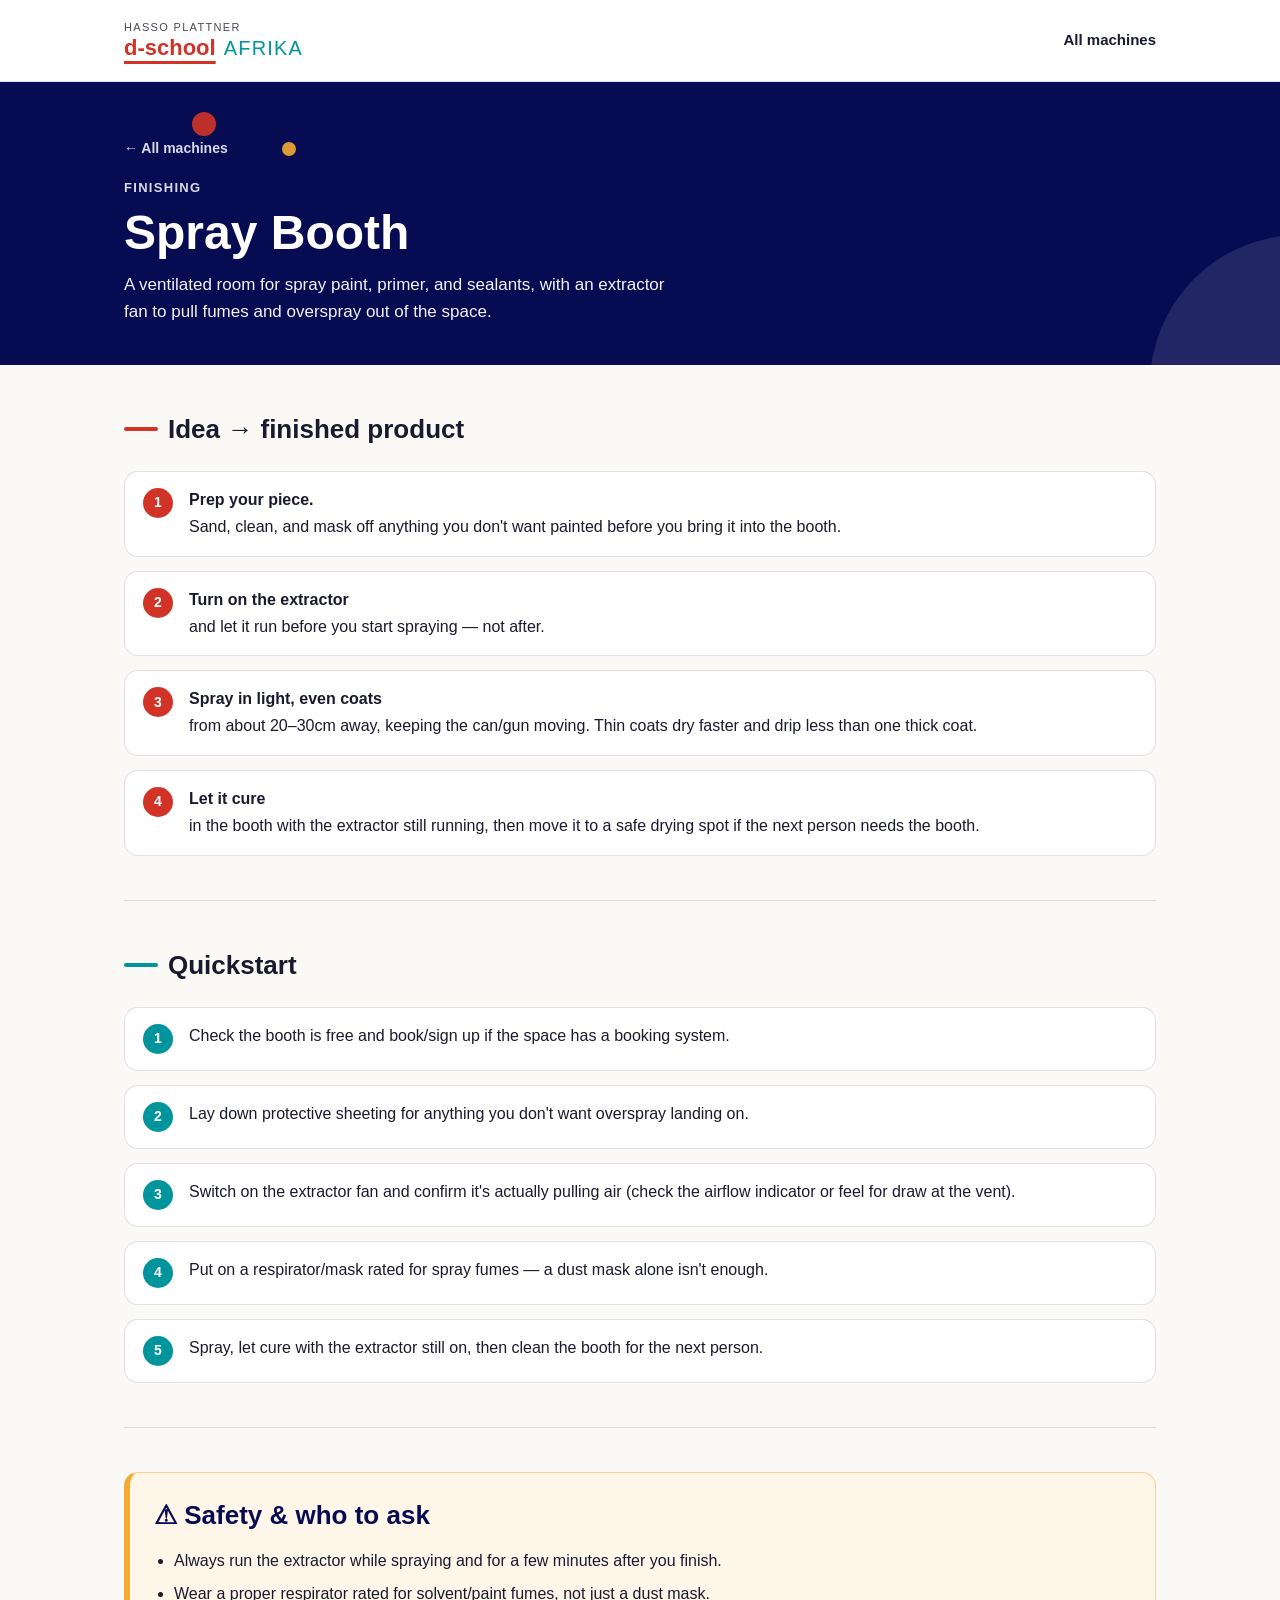
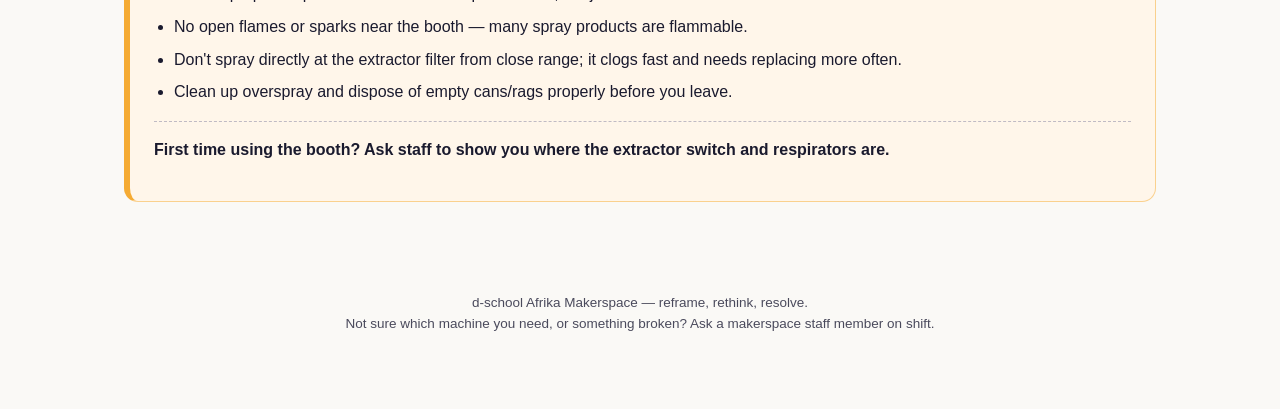
<file: spray-booth/index.html>
<!DOCTYPE html>
<html lang="en">
<head>
<meta charset="UTF-8">
<meta name="viewport" content="width=device-width, initial-scale=1.0">
<title>Spray Booth — Makerspace Guides</title>
<meta name="description" content="How to use the makerspace's ventilated spray booth safely.">
<link rel="stylesheet" href="../assets/style.css">
</head>
<body>

<header class="site-header">
  <div class="wrap">
    <a href="../index.html" class="brand-lockup">
      <span class="eyebrow">Hasso Plattner</span>
      <span class="wordmark"><span class="d-school">d-school</span><span class="afrika">AFRIKA</span></span>
    </a>
    <nav class="site-nav"><a href="../index.html#machines">All machines</a></nav>
  </div>
</header>

<div class="machine-hero" style="background:var(--navy);">
  <div class="shape-field" aria-hidden="true">
    <div class="shape quarter-tl" style="width:150px;height:150px;background:rgba(255,255,255,.12);bottom:-20px;right:-20px;"></div>
    <div class="shape circle" style="width:24px;height:24px;background:var(--red);top:30px;left:15%;"></div>
    <div class="shape circle" style="width:14px;height:14px;background:var(--yellow);top:60px;left:22%;"></div>
  </div>
  <div class="wrap">
    <a class="back-link" href="../index.html">← All machines</a>
    <p class="kicker">Finishing</p>
    <h1>Spray Booth</h1>
    <p>A ventilated room for spray paint, primer, and sealants, with an extractor fan to pull fumes and overspray out of the space.</p>
  </div>
</div>

<div class="wrap">
  <section class="block">
    <h2><span class="dash"></span>Idea → finished product</h2>
    <ol class="steps">
      <li><span class="num">1</span><p><strong>Prep your piece.</strong> Sand, clean, and mask off anything you don't want painted before you bring it into the booth.</p></li>
      <li><span class="num">2</span><p><strong>Turn on the extractor</strong> and let it run before you start spraying — not after.</p></li>
      <li><span class="num">3</span><p><strong>Spray in light, even coats</strong> from about 20–30cm away, keeping the can/gun moving. Thin coats dry faster and drip less than one thick coat.</p></li>
      <li><span class="num">4</span><p><strong>Let it cure</strong> in the booth with the extractor still running, then move it to a safe drying spot if the next person needs the booth.</p></li>
    </ol>
  </section>

  <section class="block">
    <h2><span class="dash teal"></span>Quickstart</h2>
    <ul class="steps teal">
      <li><span class="num">1</span><p>Check the booth is free and book/sign up if the space has a booking system.</p></li>
      <li><span class="num">2</span><p>Lay down protective sheeting for anything you don't want overspray landing on.</p></li>
      <li><span class="num">3</span><p>Switch on the extractor fan and confirm it's actually pulling air (check the airflow indicator or feel for draw at the vent).</p></li>
      <li><span class="num">4</span><p>Put on a respirator/mask rated for spray fumes — a dust mask alone isn't enough.</p></li>
      <li><span class="num">5</span><p>Spray, let cure with the extractor still on, then clean the booth for the next person.</p></li>
    </ul>
  </section>

  <section class="block">
    <div class="safety">
      <h2 style="margin-bottom:14px;">⚠ Safety &amp; who to ask</h2>
      <ul>
        <li>Always run the extractor while spraying and for a few minutes after you finish.</li>
        <li>Wear a proper respirator rated for solvent/paint fumes, not just a dust mask.</li>
        <li>No open flames or sparks near the booth — many spray products are flammable.</li>
        <li>Don't spray directly at the extractor filter from close range; it clogs fast and needs replacing more often.</li>
        <li>Clean up overspray and dispose of empty cans/rags properly before you leave.</li>
      </ul>
      <p class="ask">First time using the booth? Ask staff to show you where the extractor switch and respirators are.</p>
    </div>
  </section>
</div>

<footer class="site-footer">
  <div class="wrap">
    <p>d-school Afrika Makerspace — reframe, rethink, resolve.<br>
    Not sure which machine you need, or something broken? Ask a makerspace staff member on shift.</p>
  </div>
</footer>

</body>
</html>
</file>
<file: assets/style.css>
/* ============================================================
   d-school afrika makerspace — shared styles
   Brand tokens from Hasso Plattner d-school Afrika Brand CI (2021)
   ============================================================ */

:root {
  --red: #d13327;
  --teal: #00949c;
  --yellow: #f5ab33;
  --navy: #070b51;
  --paper: #faf9f6;
  --ink: #1a1a2e;
  --ink-soft: #4a4a5c;
  --line: rgba(7, 11, 81, 0.12);
  --radius: 14px;
  --font-display: "Avenir Next", Avenir, "Century Gothic", "Helvetica Neue", Helvetica, Arial, sans-serif;
  --font-body: "Avenir Next", Avenir, "Helvetica Neue", Helvetica, Arial, sans-serif;
  --shadow: 0 10px 30px rgba(7, 11, 81, 0.08);
}

* { box-sizing: border-box; }

html { scroll-behavior: smooth; }

body {
  margin: 0;
  background: var(--paper);
  color: var(--ink);
  font-family: var(--font-body);
  line-height: 1.55;
  -webkit-font-smoothing: antialiased;
}

a { color: var(--red); text-decoration-thickness: 2px; }
a:focus-visible, button:focus-visible, .btn:focus-visible {
  outline: 3px solid var(--yellow);
  outline-offset: 3px;
}

img, svg { max-width: 100%; display: block; }

.wrap {
  max-width: 1080px;
  margin: 0 auto;
  padding: 0 24px;
}

/* ---------- Site header ---------- */
.site-header {
  padding: 22px 0;
  border-bottom: 1px solid var(--line);
  background: #fff;
}
.site-header .wrap {
  display: flex;
  align-items: center;
  justify-content: space-between;
  gap: 16px;
  flex-wrap: wrap;
}
.brand-lockup {
  display: flex;
  flex-direction: column;
  line-height: 1;
  text-decoration: none;
}
.brand-lockup .eyebrow {
  font-size: 11px;
  letter-spacing: 0.12em;
  text-transform: uppercase;
  color: var(--ink-soft);
  margin-bottom: 4px;
}
.brand-lockup .wordmark {
  display: flex;
  align-items: baseline;
  gap: 8px;
  font-family: var(--font-display);
}
.brand-lockup .wordmark .d-school {
  font-weight: 800;
  color: var(--red);
  text-decoration: underline;
  text-decoration-color: var(--red);
  text-decoration-thickness: 3px;
  text-underline-offset: 6px;
  font-size: 22px;
}
.brand-lockup .wordmark .afrika {
  font-weight: 500;
  color: var(--teal);
  letter-spacing: 0.06em;
  font-size: 20px;
}
.site-nav a {
  color: var(--ink);
  text-decoration: none;
  font-weight: 600;
  font-size: 15px;
}
.site-nav a:hover { color: var(--red); }

/* ---------- Dash motif ---------- */
.dash {
  display: inline-block;
  width: 34px;
  height: 4px;
  border-radius: 2px;
  background: var(--red);
  margin-right: 10px;
  vertical-align: middle;
}
.dash.teal { background: var(--teal); }
.dash.yellow { background: var(--yellow); }
.dash.navy { background: var(--navy); }

.eyebrow-dash {
  display: flex;
  align-items: center;
  gap: 10px;
  font-size: 13px;
  font-weight: 700;
  letter-spacing: 0.08em;
  text-transform: uppercase;
  color: var(--ink-soft);
  margin-bottom: 10px;
}

/* ---------- Hero (homepage) ---------- */
.hero {
  padding: 64px 0 40px;
  position: relative;
  overflow: hidden;
}
.hero .wrap { position: relative; z-index: 2; }
.hero h1 {
  font-family: var(--font-display);
  font-size: clamp(34px, 5vw, 56px);
  line-height: 1.05;
  margin: 0 0 18px;
  max-width: 16ch;
}
.hero h1 .accent { color: var(--red); }
.hero p.lede {
  font-size: 19px;
  color: var(--ink-soft);
  max-width: 56ch;
  margin: 0 0 6px;
}
.shape-field {
  position: absolute;
  inset: 0;
  z-index: 1;
  pointer-events: none;
  opacity: 0.9;
}

/* ---------- Machine card grid ---------- */
.grid {
  display: grid;
  grid-template-columns: repeat(auto-fit, minmax(260px, 1fr));
  gap: 22px;
  padding: 8px 0 64px;
}
.card {
  background: #fff;
  border-radius: var(--radius);
  overflow: hidden;
  box-shadow: var(--shadow);
  text-decoration: none;
  color: var(--ink);
  display: flex;
  flex-direction: column;
  border: 1px solid var(--line);
  transition: transform 0.15s ease, box-shadow 0.15s ease;
}
.card:hover {
  transform: translateY(-4px);
  box-shadow: 0 16px 34px rgba(7, 11, 81, 0.14);
}
.card .card-top {
  height: 108px;
  position: relative;
  overflow: hidden;
}
.card .card-body {
  padding: 20px 22px 24px;
  flex: 1;
  display: flex;
  flex-direction: column;
}
.card h3 {
  font-family: var(--font-display);
  font-size: 20px;
  margin: 0 0 8px;
}
.card p {
  font-size: 14.5px;
  color: var(--ink-soft);
  margin: 0 0 14px;
  flex: 1;
}
.card .go {
  font-weight: 700;
  font-size: 14px;
  color: var(--red);
}

/* ---------- Machine page hero band ---------- */
.machine-hero {
  padding: 54px 0 40px;
  color: #fff;
  position: relative;
  overflow: hidden;
}
.machine-hero .wrap { position: relative; z-index: 2; }
.machine-hero .kicker {
  font-size: 13px;
  font-weight: 700;
  letter-spacing: 0.1em;
  text-transform: uppercase;
  opacity: 0.85;
  margin-bottom: 10px;
}
.machine-hero h1 {
  font-family: var(--font-display);
  font-size: clamp(30px, 4.6vw, 48px);
  margin: 0 0 14px;
  line-height: 1.05;
}
.machine-hero p {
  font-size: 17px;
  max-width: 60ch;
  opacity: 0.95;
  margin: 0;
}
.back-link {
  display: inline-block;
  color: #fff;
  opacity: 0.85;
  text-decoration: none;
  font-weight: 600;
  font-size: 14px;
  margin-bottom: 18px;
}
.back-link:hover { opacity: 1; text-decoration: underline; }

/* ---------- Content sections ---------- */
section.block {
  padding: 44px 0;
  border-bottom: 1px solid var(--line);
}
section.block:last-of-type { border-bottom: none; }
section.block h2 {
  font-family: var(--font-display);
  font-size: 26px;
  margin: 0 0 22px;
  display: flex;
  align-items: center;
}

/* Steps */
.steps {
  list-style: none;
  margin: 0;
  padding: 0;
  display: grid;
  gap: 14px;
}
.steps li {
  display: flex;
  gap: 16px;
  align-items: flex-start;
  background: #fff;
  border: 1px solid var(--line);
  border-radius: var(--radius);
  padding: 16px 18px;
}
.steps .num {
  flex-shrink: 0;
  width: 30px;
  height: 30px;
  border-radius: 50%;
  background: var(--red);
  color: #fff;
  font-weight: 800;
  display: flex;
  align-items: center;
  justify-content: center;
  font-size: 14px;
  font-family: var(--font-display);
}
.steps.teal .num { background: var(--teal); }
.steps.navy .num { background: var(--navy); }
.steps.yellow .num { background: var(--yellow); color: var(--navy); }
.steps p { margin: 0; }
.steps strong { display: block; margin-bottom: 2px; }

/* Link cards (manuals/software/video) */
.link-grid {
  display: grid;
  grid-template-columns: repeat(auto-fit, minmax(230px, 1fr));
  gap: 14px;
}
.link-card {
  display: block;
  background: #fff;
  border: 1px solid var(--line);
  border-radius: var(--radius);
  padding: 18px 20px;
  text-decoration: none;
  color: var(--ink);
  box-shadow: var(--shadow);
  transition: transform 0.15s ease;
}
.link-card:hover { transform: translateY(-3px); }
.link-card .tag {
  font-size: 11px;
  font-weight: 800;
  letter-spacing: 0.08em;
  text-transform: uppercase;
  color: var(--teal);
  margin-bottom: 6px;
  display: block;
}
.link-card h4 {
  margin: 0 0 4px;
  font-size: 16.5px;
  font-family: var(--font-display);
}
.link-card p { margin: 0; font-size: 13.5px; color: var(--ink-soft); }

/* Video embed */
.video-wrap {
  position: relative;
  padding-bottom: 56.25%;
  height: 0;
  border-radius: var(--radius);
  overflow: hidden;
  box-shadow: var(--shadow);
  margin-bottom: 10px;
}
.video-wrap iframe {
  position: absolute;
  inset: 0;
  width: 100%;
  height: 100%;
  border: 0;
}
.video-caption { font-size: 13.5px; color: var(--ink-soft); margin: 0; }

/* Safety callout */
.safety {
  background: #fff6ea;
  border: 1px solid rgba(245, 171, 51, 0.5);
  border-left: 6px solid var(--yellow);
  border-radius: var(--radius);
  padding: 22px 24px;
}
.safety h2 { color: var(--navy); }
.safety ul { margin: 0; padding-left: 20px; }
.safety li { margin-bottom: 8px; }
.safety .ask {
  margin-top: 16px;
  padding-top: 16px;
  border-top: 1px dashed rgba(7, 11, 81, 0.25);
  font-weight: 600;
}

/* Footer */
.site-footer {
  padding: 34px 0 60px;
  text-align: center;
  color: var(--ink-soft);
  font-size: 13.5px;
}
.site-footer a { color: var(--ink-soft); }

/* Shapes (decorative dash/circle/quarter-circle language) */
.shape { position: absolute; }
.shape.circle { border-radius: 50%; }
.shape.quarter-tl { border-radius: 100% 0 0 0; }
.shape.quarter-tr { border-radius: 0 100% 0 0; }
.shape.quarter-bl { border-radius: 0 0 0 100%; }
.shape.quarter-br { border-radius: 0 0 100% 0; }
.shape.half-top { border-radius: 100% 100% 0 0; }
.shape.half-bottom { border-radius: 0 0 100% 100%; }

/* Utility */
.pill {
  display: inline-block;
  font-size: 12px;
  font-weight: 700;
  padding: 4px 12px;
  border-radius: 999px;
  background: rgba(255,255,255,0.18);
  margin-bottom: 14px;
}

@media (max-width: 640px) {
  .site-header .wrap { flex-direction: column; align-items: flex-start; }
}
</file>
